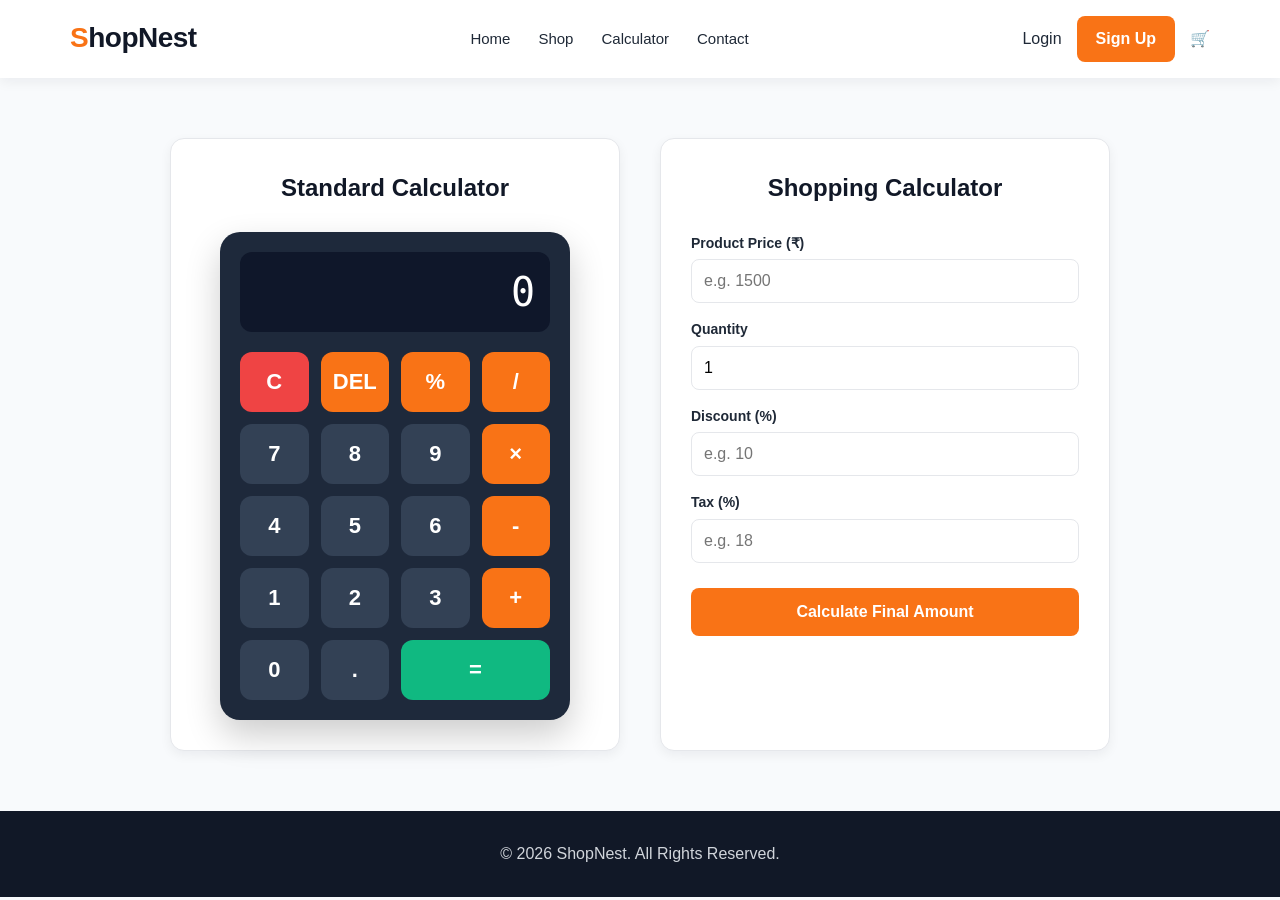
<file: calculator.html>
<!DOCTYPE html>
<html lang="en">
<head>
    <meta charset="UTF-8">
    <meta name="viewport" content="width=device-width, initial-scale=1.0">
    <meta name="description" content="ShopNest - Calculators">
    <title>Calculator - ShopNest</title>
    <link rel="stylesheet" href="css/style.css">
    <link rel="stylesheet" href="css/calculator.css">
</head>
<body>

    <!-- =========================
         HEADER
    ========================== -->
    <header>
        <nav>
            <a href="index.html" class="logo">ShopNest</a>
            <ul class="nav-links">
                <li><a href="index.html">Home</a></li>
                <li><a href="products.html">Shop</a></li>
                <li><a href="calculator.html">Calculator</a></li>
                <li><a href="contact.html">Contact</a></li>
            </ul>
            <div class="nav-actions">
                <a href="login.html">Login</a>
                <a href="signup.html" class="signup-btn">Sign Up</a>
                <a href="cart.html">🛒</a>
            </div>
        </nav>
    </header>

    <!-- =========================
         MAIN
    ========================== -->
    <main class="calculator-container">

        <!-- STANDARD CALCULATOR -->
        <section class="calc-section">
            <h2>Standard Calculator</h2>
            <div class="calc-body">
                <input type="text" id="calc-display" readonly value="0">
                <div class="calc-keys">
                    <!-- Data-action tells our JS what the button does -->
                    <button class="calc-btn clear" data-action="clear">C</button>
                    <button class="calc-btn operator" data-action="delete">DEL</button>
                    <button class="calc-btn operator" data-action="operator" data-val="%">%</button>
                    <button class="calc-btn operator" data-action="operator" data-val="/">/</button>
                    
                    <button class="calc-btn num" data-val="7">7</button>
                    <button class="calc-btn num" data-val="8">8</button>
                    <button class="calc-btn num" data-val="9">9</button>
                    <button class="calc-btn operator" data-action="operator" data-val="*">×</button>
                    
                    <button class="calc-btn num" data-val="4">4</button>
                    <button class="calc-btn num" data-val="5">5</button>
                    <button class="calc-btn num" data-val="6">6</button>
                    <button class="calc-btn operator" data-action="operator" data-val="-">-</button>
                    
                    <button class="calc-btn num" data-val="1">1</button>
                    <button class="calc-btn num" data-val="2">2</button>
                    <button class="calc-btn num" data-val="3">3</button>
                    <button class="calc-btn operator" data-action="operator" data-val="+">+</button>
                    
                    <button class="calc-btn num" data-val="0">0</button>
                    <button class="calc-btn num" data-val=".">.</button>
                    <button class="calc-btn equal" data-action="calculate">=</button>
                </div>
            </div>
        </section>

        <!-- SHOPPING CALCULATOR -->
        <section class="calc-section">
            <h2>Shopping Calculator</h2>
            <div class="shopping-calc-body">
                
                <div class="shop-form-group">
                    <label for="shop-price">Product Price (₹)</label>
                    <input type="number" id="shop-price" placeholder="e.g. 1500" min="0">
                    <span class="error-msg" id="err-price">Please enter a valid positive price.</span>
                </div>

                <div class="shop-form-group">
                    <label for="shop-qty">Quantity</label>
                    <input type="number" id="shop-qty" placeholder="e.g. 2" min="1" value="1">
                    <span class="error-msg" id="err-qty">Please enter a valid quantity (1 or more).</span>
                </div>

                <div class="shop-form-group">
                    <label for="shop-discount">Discount (%)</label>
                    <input type="number" id="shop-discount" placeholder="e.g. 10" min="0" max="100">
                    <span class="error-msg" id="err-discount">Discount must be between 0 and 100.</span>
                </div>

                <div class="shop-form-group">
                    <label for="shop-tax">Tax (%)</label>
                    <input type="number" id="shop-tax" placeholder="e.g. 18" min="0">
                    <span class="error-msg" id="err-tax">Tax percentage cannot be negative.</span>
                </div>

                <button class="shop-calc-btn" id="calculate-shopping-btn">Calculate Final Amount</button>

                <div class="shop-result" id="shopping-result-box">
                    <h3>Calculation Summary</h3>
                    <p><span>Subtotal:</span> <strong id="res-subtotal">₹0.00</strong></p>
                    <p><span>Discount:</span> <strong id="res-discount">- ₹0.00</strong></p>
                    <p><span>Tax:</span> <strong id="res-tax">+ ₹0.00</strong></p>
                    <p class="final-total"><span>Final Total:</span> <strong id="res-total">₹0.00</strong></p>
                </div>

            </div>
        </section>

    </main>

    <!-- =========================
         FOOTER
    ========================== -->
    <footer>
        <p>&copy; 2026 ShopNest. All Rights Reserved.</p>
    </footer>

    <!-- Load JavaScript Modules -->
    <script type="module" src="js/calculator.js"></script>

</body>
</html>
</file>
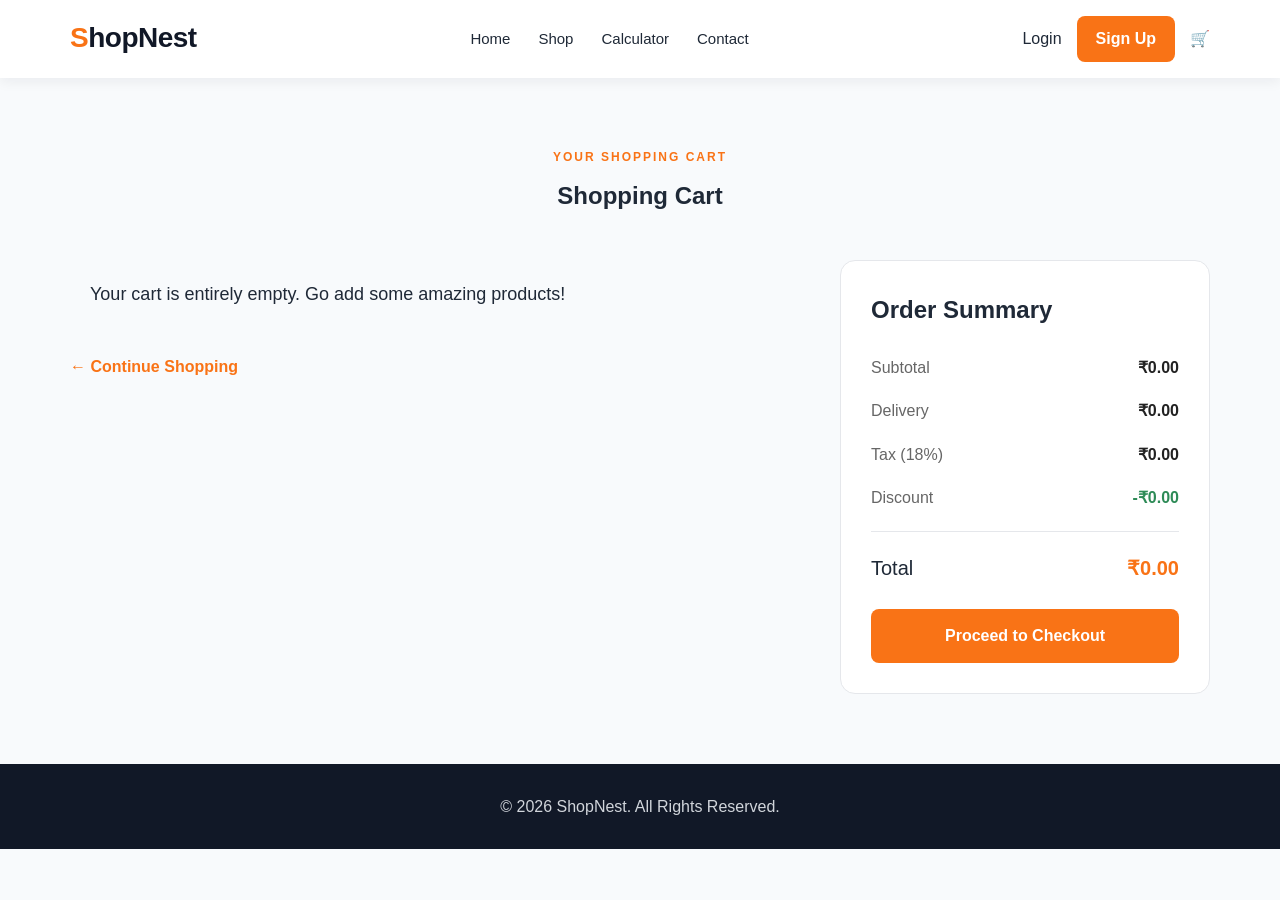
<file: cart.html>
<!DOCTYPE html>
<html lang="en">
<head>
    <meta charset="UTF-8">
    <meta name="viewport" content="width=device-width, initial-scale=1.0">
    <meta name="description" content="Your shopping cart - ShopNest">
    <title>Shopping Cart - ShopNest</title>
    <link rel="stylesheet" href="css/style.css">
</head>
<body>

    <!-- Header -->
    <header>
        <nav>
            <a href="index.html" class="logo">ShopNest</a>
            <ul class="nav-links">
                <li><a href="index.html">Home</a></li>
                <li><a href="products.html">Shop</a></li>
                <li><a href="calculator.html">Calculator</a></li>
                <li><a href="contact.html">Contact</a></li>
            </ul>
            <div class="nav-actions">
                <a href="login.html">Login</a>
                <a href="signup.html" class="signup-btn">Sign Up</a>
                <a href="cart.html" aria-label="Shopping Cart">🛒</a>
            </div>
        </nav>
    </header>

    <!-- Cart Main Section -->
    <main>
        <section class="cart-section">
            <div class="section-heading">
                <p>YOUR SHOPPING CART</p>
                <h1>Shopping Cart</h1>
            </div>

            <div class="cart-layout">
                
                <!-- Dynamic Cart Items Container -->
                <div class="cart-items" id="cart-items-container">
                    <!-- Items will be injected here by cart.js -->
                    
                    <a href="products.html" class="continue-shopping">
                        &larr; Continue Shopping
                    </a>
                </div>

                <!-- Order Summary -->
                <aside class="order-summary">
                    <h2>Order Summary</h2>

                    <div class="summary-row">
                        <span>Subtotal</span>
                        <strong id="summary-subtotal">₹0.00</strong>
                    </div>

                    <div class="summary-row">
                        <span>Delivery</span>
                        <strong id="summary-delivery">₹0.00</strong>
                    </div>
                    
                    <div class="summary-row">
                        <span>Tax (18%)</span>
                        <strong id="summary-tax">₹0.00</strong>
                    </div>

                    <div class="summary-row">
                        <span>Discount</span>
                        <strong class="discount" id="summary-discount">-₹0.00</strong>
                    </div>

                    <hr>

                    <div class="summary-total">
                        <span>Total</span>
                        <strong id="summary-total">₹0.00</strong>
                    </div>

                    <a href="checkout.html" class="checkout-btn">
                        Proceed to Checkout
                    </a>
                </aside>
            </div>
        </section>
    </main>

    <!-- Footer -->
    <footer>
        <p>&copy; 2026 ShopNest. All Rights Reserved.</p>
    </footer>

    <!-- Load Cart JavaScript Module -->
    <script type="module" src="js/cart.js"></script>
</body>
</html>
</file>
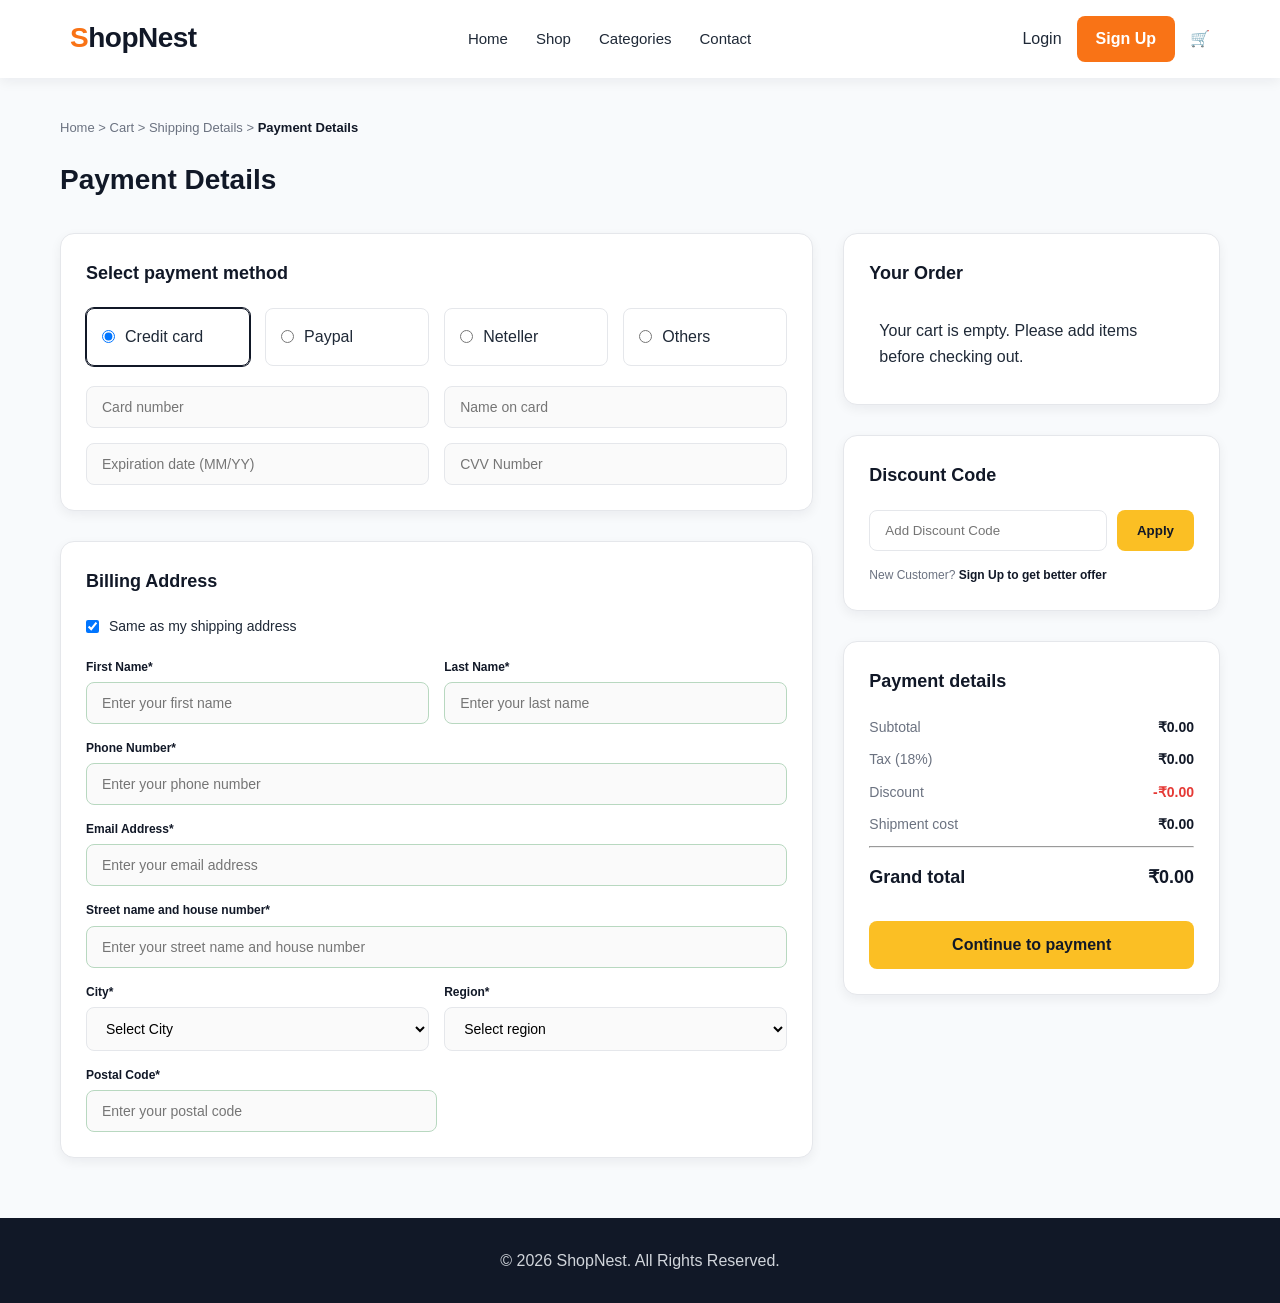
<file: checkout.html>
<!DOCTYPE html>
<html lang="en">
<head>
    <meta charset="UTF-8">
    <meta name="viewport" content="width=device-width, initial-scale=1.0">
    <title>Checkout - ShopNest</title>
    <link rel="stylesheet" href="css/style.css">
</head>
<body class="checkout-page">

    <!-- Header -->
    <header>
        <nav>
            <a href="index.html" class="logo">ShopNest</a>
            <ul class="nav-links">
                <li><a href="index.html">Home</a></li>
                <li><a href="products.html">Shop</a></li>
                <li><a href="calculator.html">Categories</a></li>
                <li><a href="contact.html">Contact</a></li>
            </ul>
            <div class="nav-actions">
                <a href="login.html">Login</a>
                <a href="signup.html" class="signup-btn">Sign Up</a>
                <a href="cart.html" aria-label="Shopping Cart">🛒</a>
            </div>
        </nav>
    </header>

    <main class="checkout-main">
        <div class="checkout-container">
            
            <div class="checkout-breadcrumbs">
                <span>Home</span> > <span>Cart</span> > <span>Shipping Details</span> > <strong>Payment Details</strong>
            </div>

            <h1 class="checkout-title">Payment Details</h1>

            <div class="checkout-layout">
                
                <!-- Left Column -->
                <div class="checkout-left">
                    
                    <section class="checkout-section">
                        <h2>Select payment method</h2>
                        <div class="payment-methods">
                            <label class="payment-option selected">
                                <input type="radio" name="payment_method" value="credit_card" checked>
                                <span>Credit card</span>
                            </label>
                            <label class="payment-option">
                                <input type="radio" name="payment_method" value="paypal">
                                <span>Paypal</span>
                            </label>
                            <label class="payment-option">
                                <input type="radio" name="payment_method" value="neteller">
                                <span>Neteller</span>
                            </label>
                            <label class="payment-option">
                                <input type="radio" name="payment_method" value="others">
                                <span>Others</span>
                            </label>
                        </div>

                        <div class="card-details-form">
                            <div class="form-row">
                                <input type="text" placeholder="Card number">
                                <input type="text" placeholder="Name on card">
                            </div>
                            <div class="form-row">
                                <input type="text" placeholder="Expiration date (MM/YY)">
                                <input type="text" placeholder="CVV Number">
                            </div>
                        </div>
                    </section>

                    <section class="checkout-section">
                        <h2>Billing Address</h2>
                        <label class="checkbox-label">
                            <input type="checkbox" checked>
                            Same as my shipping address
                        </label>

                        <div class="billing-form">
                            <div class="form-row">
                                <div class="form-group">
                                    <label>First Name*</label>
                                    <input type="text" placeholder="Enter your first name">
                                </div>
                                <div class="form-group">
                                    <label>Last Name*</label>
                                    <input type="text" placeholder="Enter your last name">
                                </div>
                            </div>

                            <div class="form-row">
                                <div class="form-group">
                                    <label>Phone Number*</label>
                                    <input type="tel" placeholder="Enter your phone number">
                                </div>
                            </div>
                            
                            <div class="form-row">
                                <div class="form-group">
                                    <label>Email Address*</label>
                                    <input type="email" placeholder="Enter your email address">
                                </div>
                            </div>

                            <div class="form-row">
                                <div class="form-group">
                                    <label>Street name and house number*</label>
                                    <input type="text" placeholder="Enter your street name and house number">
                                </div>
                            </div>

                            <div class="form-row three-cols">
                                <div class="form-group">
                                    <label>City*</label>
                                    <select>
                                        <option>Select City</option>
                                        <option>New York</option>
                                        <option>London</option>
                                        <option>Mumbai</option>
                                    </select>
                                </div>
                                <div class="form-group">
                                    <label>Region*</label>
                                    <select>
                                        <option>Select region</option>
                                        <option>NY</option>
                                        <option>ENG</option>
                                        <option>MH</option>
                                    </select>
                                </div>
                            </div>

                            <div class="form-row half-col">
                                <div class="form-group">
                                    <label>Postal Code*</label>
                                    <input type="text" placeholder="Enter your postal code">
                                </div>
                            </div>
                        </div>
                    </section>

                </div>

                <!-- Right Column -->
                <div class="checkout-right">
                    
                    <section class="checkout-order-summary">
                        <h2>Your Order</h2>
                        <div class="order-items" id="checkout-items">
                            <!-- Checkout items will be injected here by checkout.js -->
                        </div>
                    </section>

                    <section class="checkout-discount">
                        <h2>Discount Code</h2>
                        <div class="discount-input">
                            <input type="text" placeholder="Add Discount Code">
                            <button class="apply-btn">Apply</button>
                        </div>
                        <p class="new-customer-promo">New Customer? <a href="signup.html">Sign Up to get better offer</a></p>
                    </section>

                    <section class="checkout-totals">
                        <h2>Payment details</h2>
                        <div class="total-row">
                            <span>Subtotal</span>
                            <strong id="checkout-subtotal">₹0.00</strong>
                        </div>
                        <div class="total-row">
                            <span>Tax (18%)</span>
                            <strong id="checkout-tax">₹0.00</strong>
                        </div>
                        <div class="total-row">
                            <span>Discount</span>
                            <strong id="checkout-discount" style="color: #e53935;">-₹0.00</strong>
                        </div>
                        <div class="total-row">
                            <span>Shipment cost</span>
                            <strong id="checkout-delivery">₹0.00</strong>
                        </div>
                        <hr>
                        <div class="total-row grand-total">
                            <span>Grand total</span>
                            <strong id="checkout-total">₹0.00</strong>
                        </div>
                        <button class="checkout-submit-btn">Continue to payment</button>
                    </section>

                </div>

            </div>
        </div>
    </main>

    <!-- Footer -->
    <footer>
        <p>&copy; 2026 ShopNest. All Rights Reserved.</p>
    </footer>

    <!-- Load Checkout JavaScript Module -->
    <script type="module" src="js/checkout.js"></script>
</body>
</html>
</file>
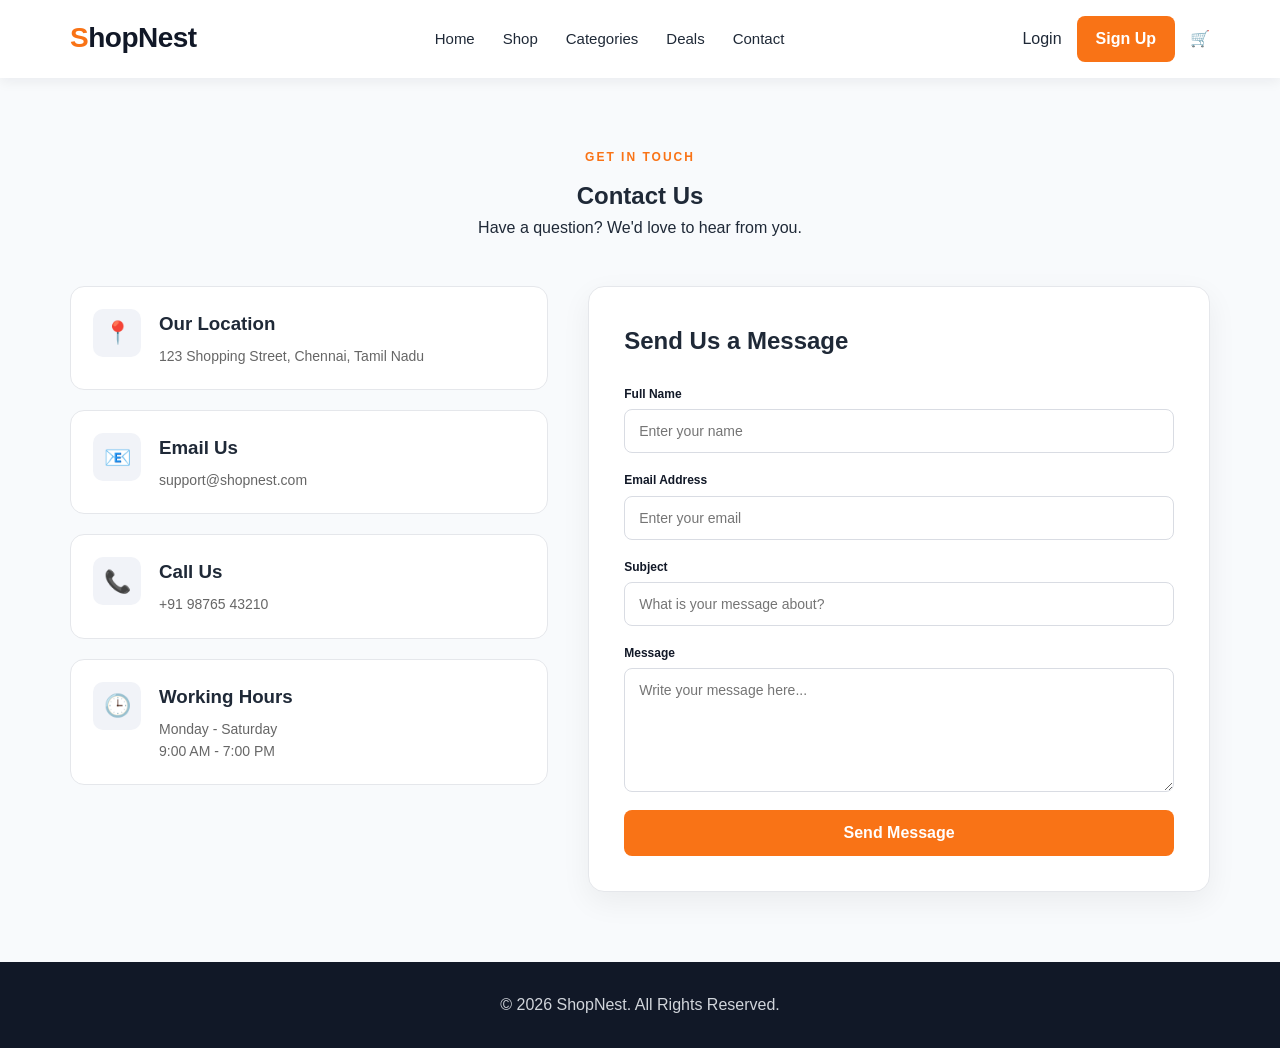
<file: contact.html>
<!DOCTYPE html>
<html lang="en">

<head>

    <meta charset="UTF-8">

    <meta name="viewport"
        content="width=device-width, initial-scale=1.0">

    <meta name="description"
        content="Contact ShopNest customer support">

    <title>Contact Us - ShopNest</title>

    <link rel="stylesheet" href="css/style.css">

</head>

<body>


    <!-- =========================
         HEADER
    ========================== -->

    <header>

        <nav>

            <a href="index.html" class="logo">
                ShopNest
            </a>


            <ul class="nav-links">

                <li>
                    <a href="index.html">
                        Home
                    </a>
                </li>

                <li>
                    <a href="products.html">
                        Shop
                    </a>
                </li>

                <li>
                    <a href="products.html">
                        Categories
                    </a>
                </li>

                <li>
                    <a href="products.html">
                        Deals
                    </a>
                </li>

                <li>
                    <a href="contact.html">
                        Contact
                    </a>
                </li>

            </ul>


            <div class="nav-actions">

                <a href="login.html">
                    Login
                </a>

                <a href="signup.html"
                    class="signup-btn">
                    Sign Up
                </a>

                <a href="cart.html"
                    aria-label="Shopping Cart">
                    🛒
                </a>

            </div>

        </nav>

    </header>



    <!-- =========================
         CONTACT MAIN
    ========================== -->

    <main>

        <section class="contact-section">


            <!-- Heading -->

            <div class="section-heading">

                <p>
                    GET IN TOUCH
                </p>

                <h1>
                    Contact Us
                </h1>

                <span>
                    Have a question?
                    We'd love to hear from you.
                </span>

            </div>



            <div class="contact-layout">


                <!-- =========================
                     CONTACT INFORMATION
                ========================== -->

                <div class="contact-info">


                    <div class="contact-card">

                        <div class="contact-icon">
                            📍
                        </div>

                        <div>

                            <h3>
                                Our Location
                            </h3>

                            <p>
                                123 Shopping Street,
                                Chennai, Tamil Nadu
                            </p>

                        </div>

                    </div>



                    <div class="contact-card">

                        <div class="contact-icon">
                            📧
                        </div>

                        <div>

                            <h3>
                                Email Us
                            </h3>

                            <p>
                                support@shopnest.com
                            </p>

                        </div>

                    </div>



                    <div class="contact-card">

                        <div class="contact-icon">
                            📞
                        </div>

                        <div>

                            <h3>
                                Call Us
                            </h3>

                            <p>
                                +91 98765 43210
                            </p>

                        </div>

                    </div>



                    <div class="contact-card">

                        <div class="contact-icon">
                            🕒
                        </div>

                        <div>

                            <h3>
                                Working Hours
                            </h3>

                            <p>
                                Monday - Saturday
                                <br>
                                9:00 AM - 7:00 PM
                            </p>

                        </div>

                    </div>

                </div>



                <!-- =========================
                     CONTACT FORM
                ========================== -->

                <div class="contact-form-container">

                    <h2>
                        Send Us a Message
                    </h2>


                    <form class="contact-form">


                        <!-- Name -->

                        <div class="form-group">

                            <label for="contact-name">
                                Full Name
                            </label>

                            <input
                                type="text"
                                id="contact-name"
                                name="name"
                                placeholder="Enter your name"
                                required>

                        </div>



                        <!-- Email -->

                        <div class="form-group">

                            <label for="contact-email">
                                Email Address
                            </label>

                            <input
                                type="email"
                                id="contact-email"
                                name="email"
                                placeholder="Enter your email"
                                required>

                        </div>



                        <!-- Subject -->

                        <div class="form-group">

                            <label for="subject">
                                Subject
                            </label>

                            <input
                                type="text"
                                id="subject"
                                name="subject"
                                placeholder="What is your message about?"
                                required>

                        </div>



                        <!-- Message -->

                        <div class="form-group">

                            <label for="message">
                                Message
                            </label>

                            <textarea
                                id="message"
                                name="message"
                                rows="6"
                                placeholder="Write your message here..."
                                required></textarea>

                        </div>



                        <!-- Submit -->

                        <button
                            type="submit"
                            class="contact-submit">

                            Send Message

                        </button>

                    </form>

                </div>

            </div>

        </section>

    </main>



    <!-- =========================
         FOOTER
    ========================== -->

    <footer>

        <p>
            &copy; 2026 ShopNest.
            All Rights Reserved.
        </p>

    </footer>


</body>

</html>
</file>
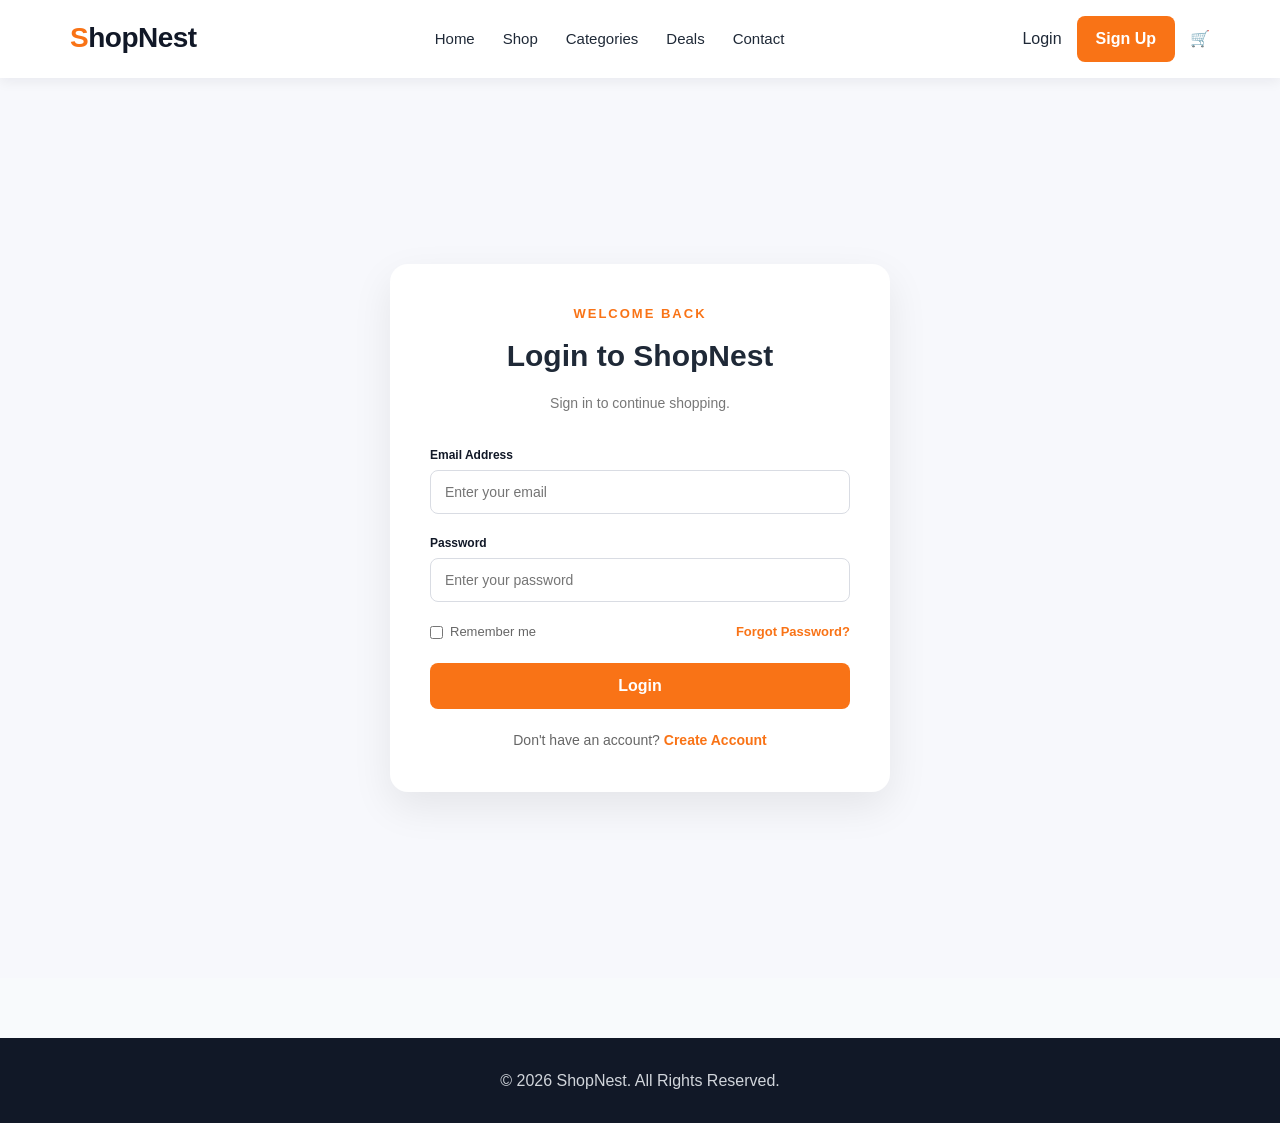
<file: login.html>
<!DOCTYPE html>
<html lang="en">

<head>
    <meta charset="UTF-8">

    <meta name="viewport"
        content="width=device-width, initial-scale=1.0">

    <meta name="description"
        content="Login to your ShopNest account">

    <title>Login - ShopNest</title>

    <link rel="stylesheet" href="css/style.css">
</head>

<body>

    <!-- Header -->
    <header>

        <nav>

            <a href="index.html" class="logo">
                ShopNest
            </a>

            <ul class="nav-links">

                <li>
                    <a href="index.html">Home</a>
                </li>

                <li>
                    <a href="products.html">Shop</a>
                </li>

                <li>
                    <a href="products.html">Categories</a>
                </li>

                <li>
                    <a href="products.html">Deals</a>
                </li>

                <li>
                    <a href="contact.html">Contact</a>
                </li>

            </ul>

            <div class="nav-actions">

                <a href="login.html">
                    Login
                </a>

                <a href="signup.html" class="signup-btn">
                    Sign Up
                </a>

                <a href="cart.html">
                    🛒
                </a>

            </div>

        </nav>

    </header>


    <!-- Login Section -->
    <main>

        <section class="login-section">

            <div class="login-container">

                <div class="login-heading">

                    <p>
                        WELCOME BACK
                    </p>

                    <h1>
                        Login to ShopNest
                    </h1>

                    <span>
                        Sign in to continue shopping.
                    </span>

                </div>


                <!-- Login Form -->

                <form class="login-form">


                    <!-- Email -->

                    <div class="form-group">

                        <label for="login-email">
                            Email Address
                        </label>

                        <input
                            type="email"
                            id="login-email"
                            name="email"
                            placeholder="Enter your email"
                            required>

                    </div>


                    <!-- Password -->

                    <div class="form-group">

                        <label for="login-password">
                            Password
                        </label>

                        <input
                            type="password"
                            id="login-password"
                            name="password"
                            placeholder="Enter your password"
                            minlength="6"
                            required>

                    </div>


                    <!-- Remember & Forgot -->

                    <div class="login-options">

                        <label>

                            <input
                                type="checkbox"
                                name="remember">

                            Remember me

                        </label>

                        <a href="#">
                            Forgot Password?
                        </a>

                    </div>


                    <!-- Login Button -->

                    <button
                        type="submit"
                        class="login-submit">

                        Login

                    </button>


                    <!-- Sign Up Link -->

                    <p class="signup-link">

                        Don't have an account?

                        <a href="signup.html">
                            Create Account
                        </a>

                    </p>

                </form>

            </div>

        </section>

    </main>


    <!-- Footer -->

    <footer>

        <p>
            &copy; 2026 ShopNest.
            All Rights Reserved.
        </p>

    </footer>

</body>

</html>
</file>
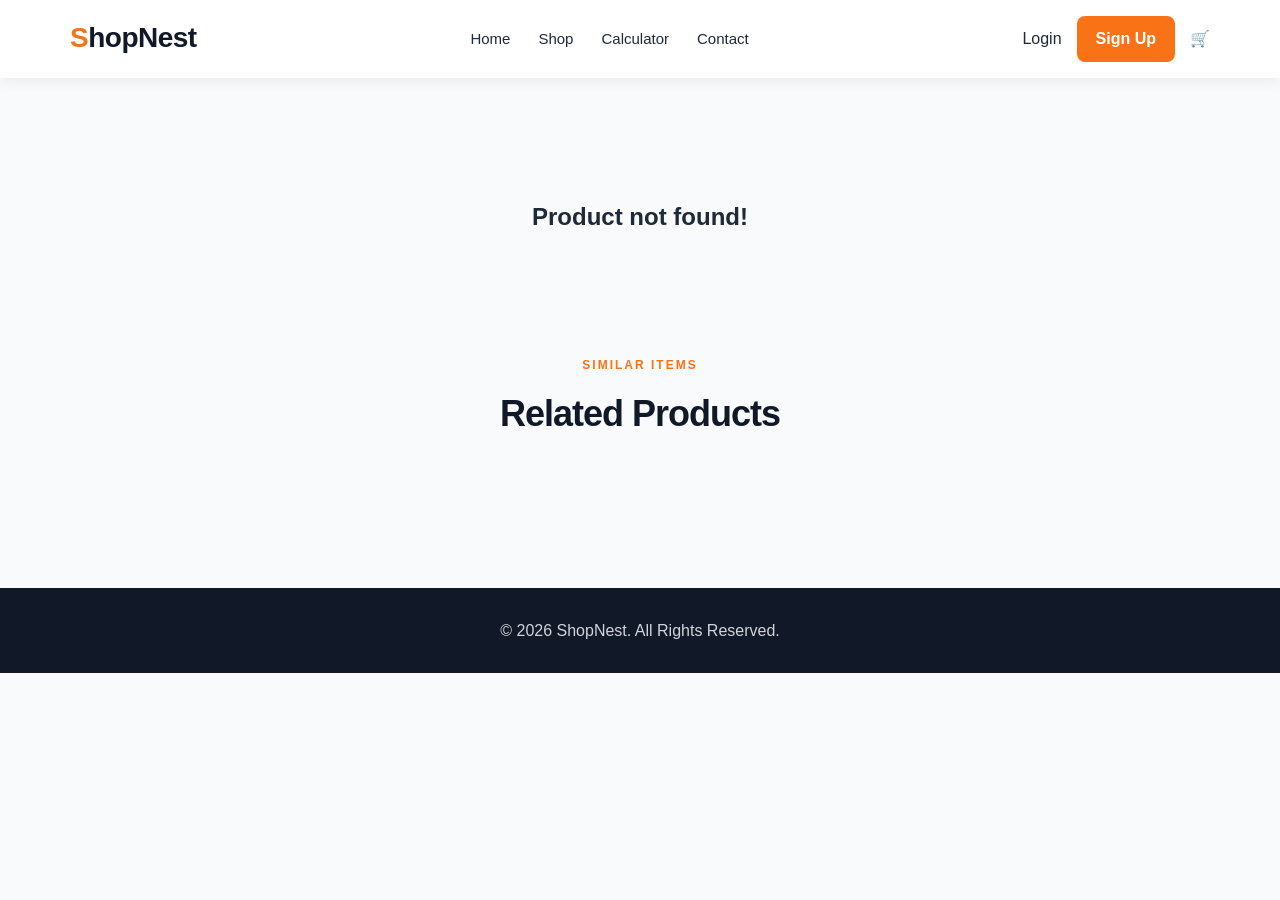
<file: product-details.html>
<!DOCTYPE html>
<html lang="en">
<head>
    <meta charset="UTF-8">
    <meta name="viewport" content="width=device-width, initial-scale=1.0">
    <meta name="description" content="ShopNest - Product details">
    <!-- Title will be updated dynamically -->
    <title id="page-title">Product Details - ShopNest</title>
    <link rel="stylesheet" href="css/style.css">
</head>
<body>

    <!-- =========================
         HEADER
    ========================== -->
    <header>
        <nav>
            <a href="index.html" class="logo">ShopNest</a>
            <ul class="nav-links">
                <li><a href="index.html">Home</a></li>
                <li><a href="products.html">Shop</a></li>
                <li><a href="calculator.html">Calculator</a></li>
                <li><a href="contact.html">Contact</a></li>
            </ul>
            <div class="nav-actions">
                <a href="login.html">Login</a>
                <a href="signup.html" class="signup-btn">Sign Up</a>
                <a href="cart.html">🛒</a>
            </div>
        </nav>
    </header>

    <!-- =========================
         PRODUCT DETAILS
    ========================== -->
    <main>
        <section class="product-details-section" id="product-detail-container">
            <!-- Details will be injected here by JS -->
            <p style="text-align:center; padding: 50px;">Loading product...</p>
        </section>

        <!-- =========================
             RELATED PRODUCTS
        ========================== -->
        <section class="products-section" style="margin-top: 50px;">
            <div class="section-heading">
                <p>SIMILAR ITEMS</p>
                <h2>Related Products</h2>
            </div>
            
            <!-- Grid for related products -->
            <div class="product-grid" id="related-products-grid">
                <!-- Related products will be injected here by JS -->
            </div>
        </section>
    </main>

    <!-- =========================
         FOOTER
    ========================== -->
    <footer>
        <p>&copy; 2026 ShopNest. All Rights Reserved.</p>
    </footer>

    <!-- Load Product Details JavaScript Module -->
    <script type="module" src="js/product-details.js"></script>

</body>
</html>
</file>
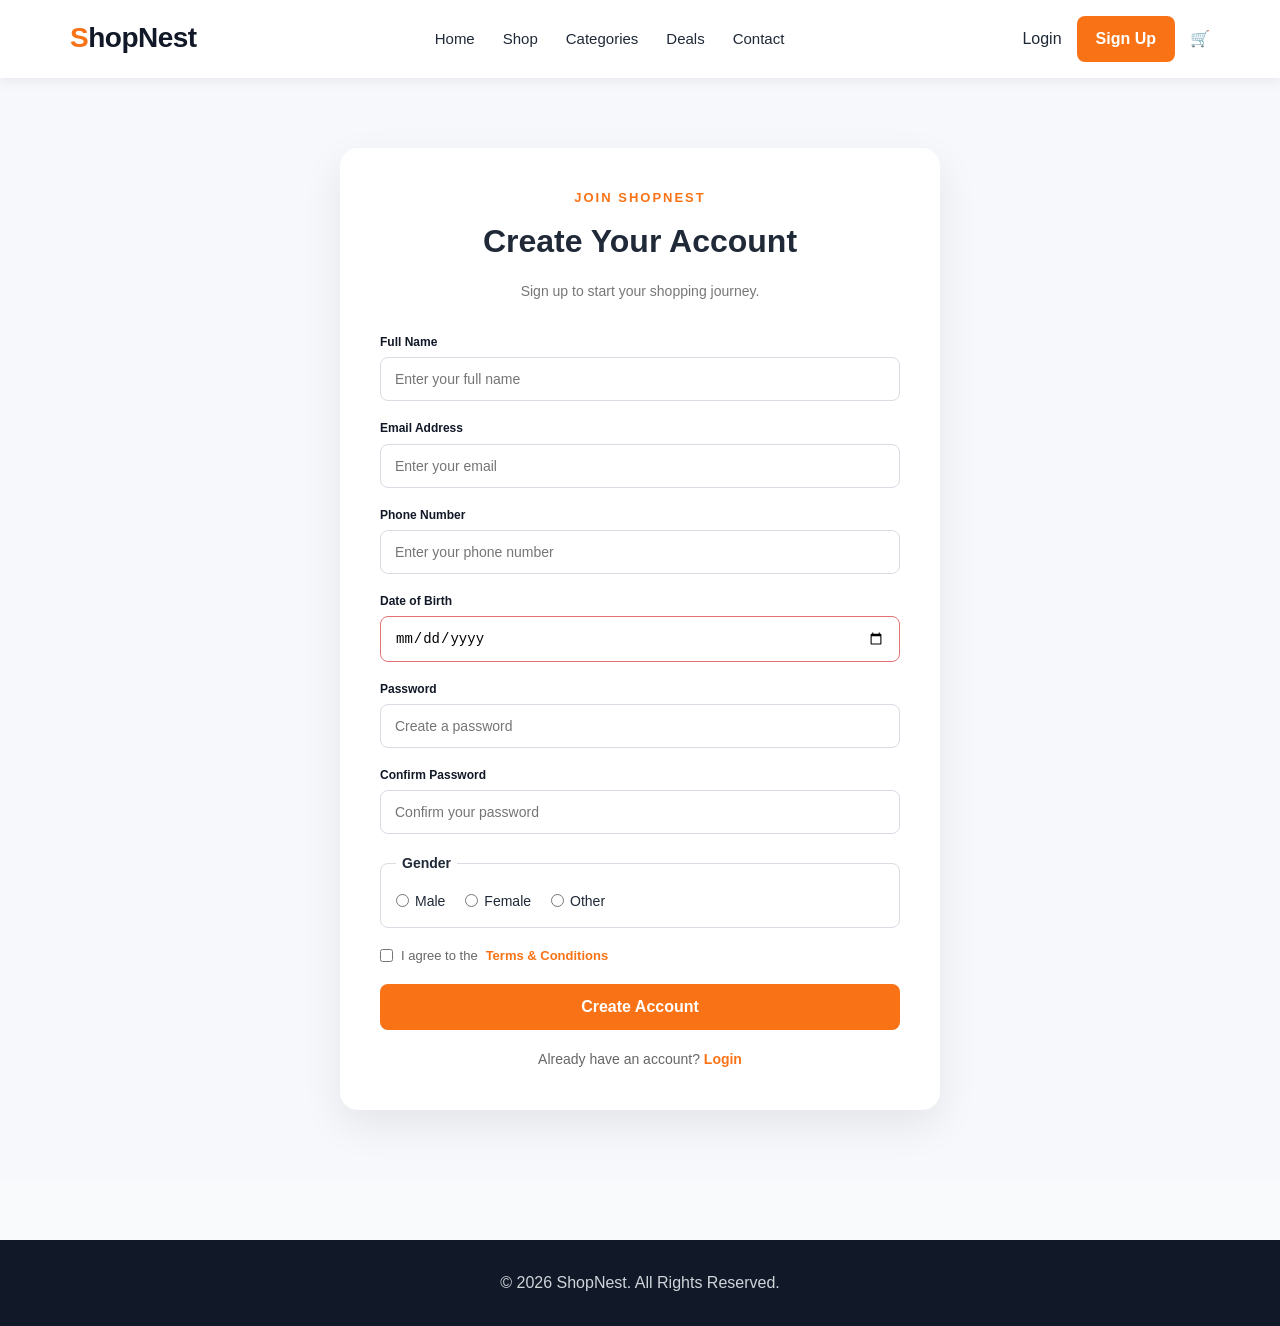
<file: signup.html>
<!DOCTYPE html>
<html lang="en">

<head>
    <meta charset="UTF-8">

    <meta name="viewport"
        content="width=device-width, initial-scale=1.0">

    <meta name="description"
        content="Create your ShopNest account">

    <title>Sign Up - ShopNest</title>

    <link rel="stylesheet" href="css/style.css">
</head>

<body>

    <!-- Header -->
    <header>

        <nav>

            <a href="index.html" class="logo">
                ShopNest
            </a>

            <ul class="nav-links">

                <li>
                    <a href="index.html">
                        Home
                    </a>
                </li>

                <li>
                    <a href="products.html">
                        Shop
                    </a>
                </li>

                <li>
                    <a href="products.html">
                        Categories
                    </a>
                </li>

                <li>
                    <a href="products.html">
                        Deals
                    </a>
                </li>

                <li>
                    <a href="contact.html">
                        Contact
                    </a>
                </li>

            </ul>

            <div class="nav-actions">

                <a href="login.html">
                    Login
                </a>

                <a href="signup.html"
                    class="signup-btn">
                    Sign Up
                </a>

                <a href="cart.html">
                    🛒
                </a>

            </div>

        </nav>

    </header>


    <!-- Sign Up Section -->
    <main>

        <section class="signup-section">

            <div class="signup-container">

                <div class="signup-heading">

                    <p>
                        JOIN SHOPNEST
                    </p>

                    <h1>
                        Create Your Account
                    </h1>

                    <span>
                        Sign up to start your shopping journey.
                    </span>

                </div>


                <!-- Sign Up Form -->

                <form class="signup-form">


                    <!-- Full Name -->

                    <div class="form-group">

                        <label for="fullname">
                            Full Name
                        </label>

                        <input
                            type="text"
                            id="fullname"
                            name="fullname"
                            placeholder="Enter your full name"
                            required>

                    </div>


                    <!-- Email -->

                    <div class="form-group">

                        <label for="email">
                            Email Address
                        </label>

                        <input
                            type="email"
                            id="email"
                            name="email"
                            placeholder="Enter your email"
                            required>

                    </div>


                    <!-- Phone -->

                    <div class="form-group">

                        <label for="phone">
                            Phone Number
                        </label>

                        <input
                            type="tel"
                            id="phone"
                            name="phone"
                            placeholder="Enter your phone number"
                            pattern="[0-9]{10}"
                            maxlength="10"
                            required>

                    </div>


                    <!-- Date of Birth -->

                    <div class="form-group">

                        <label for="dob">
                            Date of Birth
                        </label>

                        <input
                            type="date"
                            id="dob"
                            name="dob"
                            required>

                    </div>


                    <!-- Password -->

                    <div class="form-group">

                        <label for="password">
                            Password
                        </label>

                        <input
                            type="password"
                            id="password"
                            name="password"
                            placeholder="Create a password"
                            minlength="6"
                            required>

                    </div>


                    <!-- Confirm Password -->

                    <div class="form-group">

                        <label for="confirm-password">
                            Confirm Password
                        </label>

                        <input
                            type="password"
                            id="confirm-password"
                            name="confirm-password"
                            placeholder="Confirm your password"
                            minlength="6"
                            required>

                    </div>


                    <!-- Gender -->

                    <fieldset class="gender-group">

                        <legend>
                            Gender
                        </legend>

                        <label>
                            <input
                                type="radio"
                                name="gender"
                                value="male">

                            Male
                        </label>

                        <label>
                            <input
                                type="radio"
                                name="gender"
                                value="female">

                            Female
                        </label>

                        <label>
                            <input
                                type="radio"
                                name="gender"
                                value="other">

                            Other
                        </label>

                    </fieldset>


                    <!-- Terms -->

                    <div class="terms-group">

                        <label>

                            <input
                                type="checkbox"
                                required>

                            I agree to the
                            <a href="#">
                                Terms & Conditions
                            </a>

                        </label>

                    </div>


                    <!-- Submit -->

                    <button
                        type="submit"
                        class="signup-submit">

                        Create Account

                    </button>


                    <!-- Login Link -->

                    <p class="login-link">

                        Already have an account?

                        <a href="login.html">
                            Login
                        </a>

                    </p>

                </form>

            </div>

        </section>

    </main>


    <!-- Footer -->

    <footer>

        <p>
            &copy; 2026 ShopNest.
            All Rights Reserved.
        </p>

    </footer>

</body>

</html>
</file>
<file: css/style.css>
/* =========================
   CSS RESET
========================= */

* {
    margin: 0;
    padding: 0;
    box-sizing: border-box;
}

body {
    font-family: Arial, sans-serif;
    background-color: var(--light-bg);
    color: var(--text-color);
    line-height: 1.6;
}
/* =========================
   CSS VARIABLES
========================= */
:root {
    --primary-color: #f97316;
    --secondary-color: #ea580c;

    --dark-color: #111827;
    --text-color: #1f2937;
    --muted-text: #6b7280;

    --white: #ffffff;
    --light-bg: #f8fafc;
    --border-color: #e5e7eb;

    --shadow-sm: 0 4px 12px rgba(17, 24, 39, 0.06);
    --shadow-md: 0 10px 30px rgba(17, 24, 39, 0.10);
    --shadow-lg: 0 18px 45px rgba(17, 24, 39, 0.14);

    --radius-sm: 8px;
    --radius-md: 14px;
    --radius-lg: 20px;
}
/* =========================
   NAVBAR
========================= */

header {
    background-color: rgba(255, 255, 255, 0.96);
    box-shadow: var(--shadow-sm);
    position: sticky;
    top: 0;
    z-index: 1000;
    backdrop-filter: blur(10px);
}

nav {
    max-width: 1200px;
    margin: auto;
    padding: 16px 30px;

    display: flex;
    align-items: center;
    justify-content: space-between;
    gap: 30px;
}

.logo {
    color: var(--dark-color);
    font-size: 28px;
    font-weight: 800;
    text-decoration: none;
    letter-spacing: -0.5px;
}

.logo::first-letter {
    color: var(--primary-color);
}

.nav-links {
    display: flex;
    list-style: none;
    gap: 28px;
}

.nav-links a {
    color: var(--text-color);
    text-decoration: none;
    font-size: 15px;
    font-weight: 500;
    transition: 0.3s;
}

.nav-links a:hover {
    color: var(--primary-color);
}

.nav-actions {
    display: flex;
    align-items: center;
    gap: 15px;
}

.nav-actions a {
    text-decoration: none;
    color: var(--text-color);
    font-weight: 500;
}

.signup-btn {
    background-color: var(--primary-color);
    color: var(--white) !important;
    padding: 10px 19px;
    border-radius: var(--radius-sm);
    font-weight: 600 !important;
    transition: 0.3s;
}

.signup-btn:hover {
    background-color: var(--secondary-color);
    transform: translateY(-2px);
    box-shadow: var(--shadow-sm);
}

/* =========================
   FOOTER
========================= */

footer {
    margin-top: 60px;
    text-align: center;
    padding: 30px;
    background-color: var(--dark-color);
    color: #d1d5db;
}
/* =========================
   HERO SECTION
========================= */

.hero {
    max-width: 1200px;
    margin: 35px auto 80px;
    padding: 75px 65px;

    display: flex;
    align-items: center;
    justify-content: space-between;
    gap: 60px;

    background:
        radial-gradient(circle at 85% 20%, rgba(249, 115, 22, 0.15), transparent 35%),
        linear-gradient(135deg, #fff7ed, #ffffff);

    border: 1px solid #fed7aa;
    border-radius: 24px;

    overflow: hidden;
    position: relative;
}

.hero-content {
    flex: 1;
    position: relative;
    z-index: 2;
}

.hero-subtitle {
    display: inline-block;

    color: var(--primary-color);
    background-color: #ffedd5;

    padding: 7px 13px;
    border-radius: 30px;

    font-size: 12px;
    font-weight: 700;
    letter-spacing: 1.5px;

    margin-bottom: 18px;
}

.hero h1 {
    max-width: 650px;

    color: var(--dark-color);

    font-size: clamp(40px, 5vw, 64px);
    line-height: 1.08;
    letter-spacing: -2px;

    margin-bottom: 22px;
}

.hero-text {
    max-width: 560px;

    color: var(--muted-text);

    font-size: 17px;
    line-height: 1.8;

    margin-bottom: 32px;
}

.hero-buttons {
    display: flex;
    gap: 14px;
    flex-wrap: wrap;
}

.primary-btn,
.secondary-btn {
    display: inline-block;

    padding: 14px 25px;

    border-radius: 10px;

    text-decoration: none;
    font-weight: 600;

    transition: all 0.3s ease;
}

.primary-btn {
    background-color: var(--primary-color);
    color: var(--white);

    box-shadow: 0 8px 20px rgba(249, 115, 22, 0.25);
}

.primary-btn:hover {
    background-color: var(--secondary-color);
    transform: translateY(-3px);
    box-shadow: 0 12px 25px rgba(249, 115, 22, 0.3);
}

.secondary-btn {
    background-color: var(--white);

    border: 1px solid #d1d5db;
    color: var(--dark-color);
}

.secondary-btn:hover {
    border-color: var(--primary-color);
    color: var(--primary-color);
    transform: translateY(-3px);
}

.hero-image {
    flex: 1;
    display: flex;
    justify-content: center;

    position: relative;
    z-index: 2;
}

.hero-image img {
    width: 100%;
    max-width: 500px;

    display: block;

    border-radius: 20px;

    box-shadow: var(--shadow-lg);

    transition: transform 0.5s ease;
}

.hero-image img:hover {
    transform: scale(1.03);
}
/* =========================
   CATEGORIES SECTION
========================= */

.categories-section {
    max-width: 1200px;
    margin: 90px auto;
    padding: 0 30px;
}

.section-heading {
    text-align: center;
    margin-bottom: 45px;
}

.section-heading p {
    color: var(--primary-color);
    font-size: 12px;
    font-weight: 700;
    letter-spacing: 2px;
    text-transform: uppercase;
    margin-bottom: 10px;
}

.section-heading h2 {
    color: var(--dark-color);
    font-size: 36px;
    letter-spacing: -1px;
}

/* CSS GRID */
.category-grid {
    display: grid;
    grid-template-columns: repeat(3, 1fr);
    gap: 24px;
}

.category-card {
    position: relative;

    padding: 35px 25px;

    text-align: center;

    background:
        linear-gradient(145deg, #ffffff, #f9fafb);

    border: 1px solid var(--border-color);
    border-radius: var(--radius-md);

    text-decoration: none;
    color: var(--text-color);

    overflow: hidden;

    transition: all 0.35s ease;
}

.category-card::before {
    content: "";

    position: absolute;
    width: 100px;
    height: 100px;

    top: -45px;
    right: -45px;

    background: rgba(249, 115, 22, 0.08);

    border-radius: 50%;

    transition: 0.4s;
}

.category-card:hover {
    transform: translateY(-8px);

    border-color: #fed7aa;

    box-shadow: var(--shadow-md);
}

.category-card:hover::before {
    transform: scale(2);
}

.category-icon {
    position: relative;
    z-index: 1;

    width: 70px;
    height: 70px;

    margin: 0 auto 20px;

    display: flex;
    align-items: center;
    justify-content: center;

    background-color: #fff7ed;

    border-radius: 18px;

    font-size: 34px;

    transition: all 0.35s ease;
}

.category-card:hover .category-icon {
    background-color: var(--primary-color);

    transform: translateY(-4px) rotate(-3deg);
}

.category-card h3 {
    position: relative;
    z-index: 1;

    color: var(--dark-color);

    font-size: 19px;

    margin-bottom: 8px;
}

.category-card p {
    position: relative;
    z-index: 1;

    color: var(--muted-text);

    font-size: 14px;
    line-height: 1.6;
}
/* =========================
   FEATURED PRODUCTS
========================= */

.products-section {
    max-width: 1200px;
    margin: 90px auto;
    padding: 0 30px;
}

.product-grid {
    display: grid;
    grid-template-columns: repeat(4, minmax(0, 1fr));
    gap: 24px;
    align-items: stretch;
}

.product-card {
    display: flex;
    flex-direction: column;

    background: var(--white);
    border: 1px solid var(--border-color);
    border-radius: var(--radius-md);

    overflow: hidden;

    box-shadow: var(--shadow-sm);

    transition: transform 0.3s ease,
                box-shadow 0.3s ease;
}

.product-card:hover {
    transform: translateY(-7px);
    box-shadow: var(--shadow-md);
}


/* Product Image */

.product-image {
    position: relative;
    width: 100%;
    height: 250px;

    background: #f3f4f6;

    overflow: hidden;
}

.product-image img {
    width: 100%;
    height: 100%;

    display: block;

    object-fit: cover;

    transition: transform 0.4s ease;
}

.product-card:hover .product-image img {
    transform: scale(1.06);
}


/* Badge */

.product-badge {
    position: absolute;
    top: 14px;
    left: 14px;

    z-index: 2;

    padding: 6px 11px;

    background: var(--primary-color);
    color: var(--white);

    border-radius: 6px;

    font-size: 11px;
    font-weight: 700;
}


/* Product Information */

.product-info {
    display: flex;
    flex-direction: column;

    flex: 1;

    padding: 20px;
}

.product-category {
    color: var(--primary-color);

    font-size: 13px;
    font-weight: 600;

    margin-bottom: 6px;
}

.product-info h3 {
    color: var(--dark-color);

    font-size: 18px;

    margin-bottom: 10px;

    min-height: 27px;
}


/* Rating */

.rating {
    font-size: 13px;

    margin-bottom: 14px;
}

.rating span {
    color: var(--muted-text);
}


/* Price */

.price {
    display: flex;
    align-items: center;
    gap: 10px;

    margin-bottom: 18px;
}

.price strong {
    color: var(--dark-color);
    font-size: 20px;
}

.price del {
    color: #9ca3af;
    font-size: 13px;
}


/* Product Button */

.product-btn {
    display: block;

    width: 100%;

    margin-top: auto;

    padding: 11px 15px;

    text-align: center;

    background: var(--primary-color);
    color: var(--white);

    border-radius: 8px;

    text-decoration: none;

    font-size: 14px;
    font-weight: 600;

    transition: 0.3s ease;
}

.product-btn:hover {
    background: var(--secondary-color);
}


/* View All */

.view-all {
    text-align: center;
    margin-top: 40px;
}


/* =========================
   PRODUCTS RESPONSIVE
========================= */

@media (max-width: 1000px) {

    .product-grid {
        grid-template-columns: repeat(2, 1fr);
    }

}


@media (max-width: 600px) {

    .products-section {
        padding: 0 15px;
        margin: 60px auto;
    }

    .product-grid {
        grid-template-columns: 1fr;
    }

    .product-image {
        height: 260px;
    }

}
/* =========================
   RESPONSIVE DESIGN
========================= */

@media (max-width: 900px) {

    .hero {
        padding: 55px 35px;
        gap: 35px;
    }

    .hero h1 {
        font-size: 44px;
    }

    .category-grid {
        grid-template-columns: repeat(2, 1fr);
    }

    .product-grid {
        grid-template-columns: repeat(2, 1fr);
    }

}

@media (max-width: 768px) {

    nav {
        padding: 15px 20px;
    }

    .nav-links {
        gap: 15px;
    }

    .hero {
        flex-direction: column;
        align-items: flex-start;
    }

    .hero-content,
    .hero-image {
        width: 100%;
    }

}

@media (max-width: 600px) {

    .nav-links {
        display: none;
    }

    .hero {
        margin: 20px 15px 60px;
        padding: 40px 25px;
        border-radius: 20px;
    }

    .hero h1 {
        font-size: 38px;
        letter-spacing: -1px;
    }

    .hero-text {
        font-size: 15px;
    }

    .hero-image img {
        max-width: 100%;
    }

    .category-grid {
        grid-template-columns: 1fr;
    }

    .product-grid {
        grid-template-columns: 1fr;
    }

    .product-image img {
        height: 250px;
    }

}
/* =========================
   SIGN UP PAGE
========================= */

.signup-section {
    min-height: 100vh;
    padding: 70px 20px;
    background-color: #f7f8fc;

    display: flex;
    justify-content: center;
    align-items: center;
}

.signup-container {
    width: 100%;
    max-width: 600px;

    background-color: white;
    padding: 40px;

    border-radius: 18px;

    box-shadow: 0 15px 40px rgba(0, 0, 0, 0.08);
}

.signup-heading {
    text-align: center;
    margin-bottom: 30px;
}

.signup-heading p {
    color: var(--primary-color);
    font-size: 13px;
    font-weight: bold;
    letter-spacing: 2px;
    margin-bottom: 8px;
}

.signup-heading h1 {
    font-size: 32px;
    margin-bottom: 10px;
}

.signup-heading span {
    color: #777;
    font-size: 14px;
}


/* Form */

.signup-form {
    display: flex;
    flex-direction: column;
    gap: 18px;
}

.form-group {
    display: flex;
    flex-direction: column;
    gap: 7px;
}

.form-group label {
    font-size: 14px;
    font-weight: 600;
}

.form-group input {
    width: 100%;
    padding: 13px 14px;

    border: 1px solid #d9dce3;
    border-radius: 8px;

    font-size: 14px;
    outline: none;

    transition: 0.3s;
}

.form-group input:focus {
    border-color: var(--primary-color);

    box-shadow: 0 0 0 3px rgba(0, 0, 0, 0.06);
}


/* Valid & Invalid */

.form-group input:valid {
    border-color: #b8d8c0;
}

.form-group input:invalid:not(:placeholder-shown) {
    border-color: #e57373;
}


/* Gender */

.gender-group {
    border: 1px solid #d9dce3;
    border-radius: 8px;
    padding: 15px;

    display: flex;
    gap: 20px;
    flex-wrap: wrap;
}

.gender-group legend {
    padding: 0 6px;
    font-size: 14px;
    font-weight: 600;
}

.gender-group label {
    font-size: 14px;
    display: flex;
    align-items: center;
    gap: 6px;
}

.gender-group input {
    accent-color: var(--primary-color);
}


/* Terms */

.terms-group {
    font-size: 13px;
    color: #666;
}

.terms-group label {
    display: flex;
    align-items: flex-start;
    gap: 8px;
    line-height: 1.5;
}

.terms-group input {
    margin-top: 3px;
    accent-color: var(--primary-color);
}

.terms-group a {
    color: var(--primary-color);
    font-weight: 600;
    text-decoration: none;
}


/* Submit Button */

.signup-submit {
    width: 100%;
    padding: 14px;

    border: none;
    border-radius: 8px;

    background-color: var(--primary-color);
    color: white;

    font-size: 16px;
    font-weight: 600;

    cursor: pointer;

    transition: 0.3s;
}

.signup-submit:hover {
    background-color: var(--secondary-color);
    transform: translateY(-2px);
}


/* Login Link */

.login-link {
    text-align: center;
    font-size: 14px;
    color: #666;
}

.login-link a {
    color: var(--primary-color);
    font-weight: bold;
    text-decoration: none;
}

.login-link a:hover {
    text-decoration: underline;
}


/* =========================
   SIGN UP RESPONSIVE
========================= */

@media (max-width: 600px) {

    .signup-section {
        padding: 40px 15px;
    }

    .signup-container {
        padding: 25px 20px;
    }

    .signup-heading h1 {
        font-size: 26px;
    }

    .gender-group {
        flex-direction: column;
        gap: 12px;
    }

}
/* =========================
   LOGIN PAGE
========================= */

.login-section {
    min-height: 100vh;
    padding: 70px 20px;

    background-color: #f7f8fc;

    display: flex;
    justify-content: center;
    align-items: center;
}

.login-container {
    width: 100%;
    max-width: 500px;

    background-color: white;

    padding: 40px;

    border-radius: 18px;

    box-shadow: 0 15px 40px rgba(0, 0, 0, 0.08);
}


/* Login Heading */

.login-heading {
    text-align: center;
    margin-bottom: 30px;
}

.login-heading p {
    color: var(--primary-color);

    font-size: 13px;
    font-weight: bold;

    letter-spacing: 2px;

    margin-bottom: 8px;
}

.login-heading h1 {
    font-size: 30px;
    margin-bottom: 10px;
}

.login-heading span {
    color: #777;
    font-size: 14px;
}


/* Login Form */

.login-form {
    display: flex;
    flex-direction: column;
    gap: 20px;
}


/* Login Options */

.login-options {
    display: flex;
    align-items: center;
    justify-content: space-between;

    font-size: 13px;
}

.login-options label {
    display: flex;
    align-items: center;
    gap: 7px;

    color: #666;
}

.login-options input {
    accent-color: var(--primary-color);
}

.login-options a {
    color: var(--primary-color);

    text-decoration: none;

    font-weight: 600;
}

.login-options a:hover {
    text-decoration: underline;
}


/* Login Button */

.login-submit {
    width: 100%;

    padding: 14px;

    border: none;
    border-radius: 8px;

    background-color: var(--primary-color);
    color: white;

    font-size: 16px;
    font-weight: 600;

    cursor: pointer;

    transition: 0.3s;
}

.login-submit:hover {
    background-color: var(--secondary-color);

    transform: translateY(-2px);

    box-shadow: 0 8px 18px rgba(0, 0, 0, 0.12);
}


/* Sign Up Link */

.signup-link {
    text-align: center;

    font-size: 14px;

    color: #666;
}

.signup-link a {
    color: var(--primary-color);

    font-weight: bold;

    text-decoration: none;
}

.signup-link a:hover {
    text-decoration: underline;
}


/* Login Responsive */

@media (max-width: 600px) {

    .login-section {
        padding: 40px 15px;
    }

    .login-container {
        padding: 25px 20px;
    }

    .login-heading h1 {
        font-size: 25px;
    }

    .login-options {
        flex-direction: column;
        align-items: flex-start;
        gap: 10px;
    }

}

  /* =========================
   CART PAGE
========================= */

.cart-section {
    max-width: 1200px;
    margin: 70px auto;
    padding: 0 30px;
}

.cart-layout {
    display: grid;
    grid-template-columns: 2fr 1fr;
    gap: 30px;
    align-items: start;
}

/* Cart Items */

.cart-items {
    display: flex;
    flex-direction: column;
    gap: 20px;
}

.cart-item {
    display: grid;
    grid-template-columns: 120px 1fr auto;
    gap: 20px;
    align-items: center;

    padding: 20px;

    background-color: white;
    border: 1px solid #e5e7eb;
    border-radius: 15px;

    transition: 0.3s;
}

.cart-item:hover {
    box-shadow: 0 10px 25px rgba(0, 0, 0, 0.08);
}

.cart-item img {
    width: 120px;
    height: 120px;

    object-fit: cover;

    border-radius: 10px;
}

.cart-item-info {
    display: flex;
    flex-direction: column;
    align-items: flex-start;
}

.cart-item-info h3 {
    margin-bottom: 8px;
}

.cart-item-info label {
    font-size: 13px;
    color: #666;
    margin-bottom: 5px;
}

.cart-price {
    font-size: 18px;
    font-weight: bold;
    margin-bottom: 12px;
}

.cart-item-info input {
    width: 70px;
    padding: 8px;

    border: 1px solid #d9dce3;
    border-radius: 6px;

    outline: none;
}

.cart-item-info input:focus {
    border-color: var(--primary-color);
}

.remove-btn {
    padding: 9px 14px;

    border: 1px solid #e57373;
    border-radius: 6px;

    background-color: white;
    color: #d9534f;

    cursor: pointer;

    transition: 0.3s;
}

.remove-btn:hover {
    background-color: #d9534f;
    color: white;
}

/* Continue Shopping */

.continue-shopping {
    color: var(--primary-color);
    text-decoration: none;
    font-weight: 600;

    margin-top: 5px;
}

.continue-shopping:hover {
    text-decoration: underline;
}


/* =========================
   ORDER SUMMARY
========================= */

.order-summary {
    background-color: white;

    padding: 30px;

    border: 1px solid #e5e7eb;
    border-radius: 15px;

    position: sticky;
    top: 20px;
}

.order-summary h2 {
    margin-bottom: 25px;
}

.summary-row {
    display: flex;
    justify-content: space-between;

    margin-bottom: 18px;

    color: #666;
}

.summary-row strong {
    color: #222;
}

.summary-row .discount {
    color: #2e8b57;
}

.order-summary hr {
    border: none;
    border-top: 1px solid #e5e7eb;
    margin: 20px 0;
}

.summary-total {
    display: flex;
    justify-content: space-between;

    font-size: 20px;

    margin-bottom: 25px;
}

.summary-total strong {
    color: var(--primary-color);
}

.checkout-btn {
    display: block;

    width: 100%;

    padding: 14px;

    text-align: center;

    background-color: var(--primary-color);
    color: white;

    border-radius: 8px;

    text-decoration: none;
    font-weight: 600;

    transition: 0.3s;
}

.checkout-btn:hover {
    background-color: var(--secondary-color);
    transform: translateY(-2px);
}


/* =========================
   CART RESPONSIVE
========================= */

@media (max-width: 850px) {

    .cart-layout {
        grid-template-columns: 1fr;
    }

    .order-summary {
        position: static;
    }

}

@media (max-width: 600px) {

    .cart-section {
        padding: 0 15px;
    }

    .cart-item {
        grid-template-columns: 80px 1fr;
        gap: 15px;
    }

    .cart-item img {
        width: 80px;
        height: 80px;
    }

    .remove-btn {
        grid-column: 2;
        justify-self: start;
    }

}
/* =========================
   CONTACT PAGE
========================= */

.contact-section {
    max-width: 1200px;
    margin: 70px auto;
    padding: 0 30px;
}

.contact-layout {
    display: grid;
    grid-template-columns: 1fr 1.3fr;
    gap: 40px;
    margin-top: 40px;
}

/* Contact Information */

.contact-info {
    display: flex;
    flex-direction: column;
    gap: 20px;
}

.contact-card {
    display: flex;
    align-items: flex-start;
    gap: 18px;

    padding: 22px;

    background-color: white;

    border: 1px solid #e5e7eb;
    border-radius: 14px;

    transition: 0.3s;
}

.contact-card:hover {
    transform: translateY(-3px);
    box-shadow: 0 10px 25px rgba(0, 0, 0, 0.08);
}

.contact-icon {
    width: 48px;
    height: 48px;

    display: flex;
    justify-content: center;
    align-items: center;

    background-color: #f1f3f8;

    border-radius: 10px;

    font-size: 22px;
    flex-shrink: 0;
}

.contact-card h3 {
    margin-bottom: 6px;
}

.contact-card p {
    color: #666;
    font-size: 14px;
    line-height: 1.6;
}


/* Contact Form */

.contact-form-container {
    background-color: white;

    padding: 35px;

    border: 1px solid #e5e7eb;
    border-radius: 16px;

    box-shadow: 0 10px 30px rgba(0, 0, 0, 0.06);
}

.contact-form-container h2 {
    margin-bottom: 25px;
}

.contact-form {
    display: flex;
    flex-direction: column;
    gap: 18px;
}

.contact-form textarea {
    width: 100%;

    padding: 13px 14px;

    border: 1px solid #d9dce3;
    border-radius: 8px;

    font-family: inherit;
    font-size: 14px;

    resize: vertical;

    outline: none;

    transition: 0.3s;
}

.contact-form textarea:focus {
    border-color: var(--primary-color);

    box-shadow: 0 0 0 3px rgba(0, 0, 0, 0.06);
}


/* Submit Button */

.contact-submit {
    width: 100%;

    padding: 14px;

    border: none;
    border-radius: 8px;

    background-color: var(--primary-color);
    color: white;

    font-size: 16px;
    font-weight: 600;

    cursor: pointer;

    transition: 0.3s;
}

.contact-submit:hover {
    background-color: var(--secondary-color);

    transform: translateY(-2px);
}


/* =========================
   CONTACT RESPONSIVE
========================= */

@media (max-width: 800px) {

    .contact-layout {
        grid-template-columns: 1fr;
    }

}

@media (max-width: 600px) {

    .contact-section {
        padding: 0 15px;
    }

    .contact-form-container {
        padding: 25px 20px;
    }

    .contact-card {
        padding: 18px;
    }

}
/* =========================
   PRODUCT DETAILS PAGE
========================= */

.product-details-section {
    max-width: 1200px;
    margin: 70px auto;
    padding: 0 30px;
}

.product-details-layout {
    display: grid;
    grid-template-columns: 1fr 1fr;
    gap: 60px;
    align-items: center;
}

/* Product Image */

.product-details-image {
    position: relative;
    background-color: #f7f8fc;
    border-radius: 18px;
    overflow: hidden;
}

.product-details-image img {
    width: 100%;
    height: 550px;
    object-fit: cover;
    display: block;
}

.details-badge {
    position: absolute;
    top: 20px;
    left: 20px;

    background-color: #e53935;
    color: white;

    padding: 8px 14px;
    border-radius: 20px;

    font-size: 13px;
    font-weight: bold;

    z-index: 1;
}


/* Product Information */

.product-details-info {
    display: flex;
    flex-direction: column;
    gap: 18px;
}

.product-details-info h1 {
    font-size: 42px;
    margin: 0;
}

.details-rating {
    display: flex;
    align-items: center;
    gap: 12px;
}

.details-rating span {
    font-size: 18px;
    letter-spacing: 2px;
}

.details-rating small {
    color: #777;
}


/* Price */

.details-price {
    display: flex;
    align-items: center;
    gap: 12px;
}

.details-price strong {
    font-size: 30px;
}

.details-price del {
    color: #888;
}

.details-price span {
    background-color: #e8f5e9;
    color: #2e7d32;

    padding: 5px 10px;
    border-radius: 5px;

    font-size: 12px;
    font-weight: bold;
}

.product-description {
    color: #666;
    line-height: 1.7;
    max-width: 550px;
}


/* Size */

.product-option h3 {
    margin-bottom: 12px;
}

.size-options {
    display: flex;
    gap: 10px;
}

.size-options label {
    cursor: pointer;
}

.size-options input {
    display: none;
}

.size-options span {
    display: flex;
    justify-content: center;
    align-items: center;

    width: 45px;
    height: 45px;

    border: 1px solid #d9dce3;
    border-radius: 7px;

    font-weight: 600;

    transition: 0.3s;
}

.size-options input:checked + span {
    background-color: var(--primary-color);
    color: white;
    border-color: var(--primary-color);
}

.size-options span:hover {
    border-color: var(--primary-color);
}


/* Quantity */

.quantity-option {
    display: flex;
    align-items: center;
    gap: 15px;
}

.quantity-option label {
    font-weight: 600;
}

.quantity-option input {
    width: 70px;
    padding: 10px;

    border: 1px solid #d9dce3;
    border-radius: 7px;

    outline: none;
}

.quantity-option input:focus {
    border-color: var(--primary-color);
}


/* Buttons */

.product-actions {
    display: flex;
    gap: 15px;
    margin-top: 5px;
}

.add-cart-btn,
.buy-now-btn {
    flex: 1;

    padding: 14px 20px;

    text-align: center;

    border-radius: 8px;

    text-decoration: none;

    font-weight: 600;

    transition: 0.3s;
}

.add-cart-btn {
    background-color: var(--primary-color);
    color: white;
}

.buy-now-btn {
    border: 1px solid var(--primary-color);
    color: var(--primary-color);
}

.add-cart-btn:hover,
.buy-now-btn:hover {
    transform: translateY(-2px);
}


/* Product Features */

.product-features {
    display: grid;
    grid-template-columns: repeat(3, 1fr);
    gap: 10px;

    padding-top: 20px;
    border-top: 1px solid #e5e7eb;
}

.product-features div {
    display: flex;
    flex-direction: column;
    gap: 7px;

    font-size: 20px;
}

.product-features span {
    font-size: 12px;
    color: #666;
}


/* =========================
   PRODUCT DETAILS RESPONSIVE
========================= */

@media (max-width: 850px) {

    .product-details-layout {
        grid-template-columns: 1fr;
        gap: 35px;
    }

    .product-details-image img {
        height: 450px;
    }

    .product-details-info h1 {
        font-size: 34px;
    }

}

@media (max-width: 600px) {

    .product-details-section {
        padding: 0 15px;
        margin: 40px auto;
    }

    .product-details-image img {
        height: 350px;
    }

    .product-details-info h1 {
        font-size: 28px;
    }

    .details-price strong {
        font-size: 25px;
    }

    .product-actions {
        flex-direction: column;
    }

    .product-features {
        grid-template-columns: 1fr;
    }

}
/* =========================
   HOME PAGE - FINAL POLISH
========================= */

.hero {
    min-height: 520px;
}

/* Hero image professional look */

.hero-image {
    position: relative;
}

.hero-image::after {
    content: "";
    position: absolute;
    width: 180px;
    height: 180px;

    right: 10px;
    bottom: -30px;

    background-color: rgba(249, 115, 22, 0.12);
    border-radius: 50%;

    z-index: -1;
}


/* =========================
   CATEGORY IMPROVEMENT
========================= */

.category-card {
    min-height: 210px;

    display: flex;
    flex-direction: column;
    align-items: center;
    justify-content: center;
}

.category-card h3 {
    transition: 0.3s;
}

.category-card:hover h3 {
    color: var(--primary-color);
}


/* =========================
   PRODUCT IMPROVEMENT
========================= */

.product-card {
    box-shadow: var(--shadow-sm);
}

.product-card:hover {
    border-color: #fed7aa;
    box-shadow: var(--shadow-lg);
}

.product-info h3 {
    color: var(--dark-color);
}

.product-btn {
    font-weight: 600;
}

.product-btn:hover {
    transform: translateY(-2px);
    box-shadow: 0 8px 18px rgba(249, 115, 22, 0.2);
}


/* =========================
   SECTION SPACING
========================= */

.products-section {
    margin-bottom: 100px;
}

.view-all .primary-btn {
    padding: 13px 28px;
}


/* =========================
   MOBILE HERO
========================= */

@media (max-width: 600px) {

    .hero {
        min-height: auto;
    }

    .hero-image::after {
        width: 100px;
        height: 100px;
        right: 0;
        bottom: -15px;
    }

}

.hero {
    min-height: 560px;

    background:
        radial-gradient(
            circle at 90% 10%,
            rgba(249, 115, 22, 0.18),
            transparent 35%
        ),
        linear-gradient(
            135deg,
            #fff7ed 0%,
            #ffffff 55%,
            #fffaf5 100%
        );

    border: 1px solid #fed7aa;

    box-shadow:
        0 20px 50px rgba(17, 24, 39, 0.08);
}


/* Hero heading */

.hero h1 {
    font-weight: 800;
    color: var(--dark-color);
}


/* Highlight first line */

.hero h1::first-line {
    color: var(--dark-color);
}


/* Hero image */

.hero-image img {
    border: 6px solid rgba(255, 255, 255, 0.8);

    box-shadow:
        0 25px 60px rgba(17, 24, 39, 0.18);
}


/* Button improvement */

.primary-btn {
    min-width: 130px;
    text-align: center;
}

.secondary-btn {
    min-width: 160px;
    text-align: center;
}


/* Mobile */

@media (max-width: 768px) {

    .hero {
        text-align: center;
        align-items: center;
    }

    .hero-content {
        display: flex;
        flex-direction: column;
        align-items: center;
    }

    .hero-text {
        margin-left: auto;
        margin-right: auto;
    }

    .hero-buttons {
        justify-content: center;
    }

}
/* =========================
   HERO VISUAL
   IMAGE-FREE DESIGN
========================= */

.hero-visual {
    flex: 1;
    min-height: 380px;

    position: relative;

    display: flex;
    align-items: center;
    justify-content: center;
}


/* Main Card */

.hero-card-main {
    width: 280px;
    height: 280px;

    display: flex;
    flex-direction: column;
    align-items: center;
    justify-content: center;

    background: rgba(255, 255, 255, 0.9);

    border: 1px solid #fed7aa;

    border-radius: 30px;

    box-shadow: var(--shadow-lg);

    position: relative;
    z-index: 3;
}

.hero-card-main span {
    width: 80px;
    height: 80px;

    display: flex;
    align-items: center;
    justify-content: center;

    background-color: #fff7ed;

    border-radius: 24px;

    font-size: 42px;

    margin-bottom: 18px;
}

.hero-card-main h3 {
    color: var(--dark-color);

    font-size: 28px;

    margin-bottom: 5px;
}

.hero-card-main p {
    color: var(--muted-text);

    font-size: 14px;
}


/* Sale Card */

.hero-card-top {
    position: absolute;

    top: 25px;
    right: 20px;

    width: 105px;
    height: 105px;

    display: flex;
    flex-direction: column;
    align-items: center;
    justify-content: center;

    background-color: var(--primary-color);

    color: white;

    border-radius: 22px;

    transform: rotate(8deg);

    box-shadow: var(--shadow-md);

    z-index: 4;
}

.hero-card-top strong {
    font-size: 28px;
}

.hero-card-top span {
    font-size: 12px;
    font-weight: 700;
}


/* Rating Card */

.hero-card-bottom {
    position: absolute;

    bottom: 25px;
    left: 10px;

    display: flex;
    align-items: center;
    gap: 10px;

    padding: 14px 18px;

    background-color: white;

    border: 1px solid var(--border-color);

    border-radius: 14px;

    box-shadow: var(--shadow-md);

    z-index: 4;
}

.hero-card-bottom > span {
    font-size: 24px;
}

.hero-card-bottom strong,
.hero-card-bottom small {
    display: block;
}

.hero-card-bottom strong {
    color: var(--dark-color);
    font-size: 13px;
}

.hero-card-bottom small {
    color: var(--muted-text);
    font-size: 11px;
}


/* Decorative Circles */

.hero-circle {
    position: absolute;

    border-radius: 50%;

    z-index: 1;
}

.circle-one {
    width: 300px;
    height: 300px;

    background-color: rgba(249, 115, 22, 0.10);

    right: 40px;
}

.circle-two {
    width: 100px;
    height: 100px;

    background-color: rgba(249, 115, 22, 0.16);

    bottom: 20px;
    right: 0;
}


/* Mobile */

@media (max-width: 768px) {

    .hero-visual {
        width: 100%;
        min-height: 350px;
    }

    .hero-card-main {
        width: 240px;
        height: 240px;
    }

    .hero-card-top {
        right: 5%;
        top: 15px;
    }

    .hero-card-bottom {
        left: 5%;
        bottom: 15px;
    }

}
/* =========================
   PREMIUM CATEGORY CARDS
========================= */

.categories-section {
    position: relative;
}

.category-grid {
    grid-template-columns: repeat(3, 1fr);
    gap: 22px;
}

.category-card {
    min-height: 220px;
    padding: 32px 25px;

    display: flex;
    flex-direction: column;
    align-items: center;
    justify-content: center;

    background: #ffffff;

    border: 1px solid var(--border-color);
    border-radius: var(--radius-md);

    box-shadow: var(--shadow-sm);

    position: relative;
    overflow: hidden;

    transition: all 0.35s ease;
}

.category-card::after {
    content: "";

    position: absolute;

    width: 130px;
    height: 130px;

    right: -65px;
    bottom: -65px;

    background-color: rgba(249, 115, 22, 0.08);

    border-radius: 50%;

    transition: 0.4s ease;
}

.category-card:hover {
    transform: translateY(-8px);

    border-color: #fdba74;

    box-shadow: var(--shadow-lg);
}

.category-card:hover::after {
    transform: scale(1.6);
}


/* Category Icon */

.category-icon {
    width: 72px;
    height: 72px;

    display: flex;
    align-items: center;
    justify-content: center;

    margin-bottom: 18px;

    background: #fff7ed;

    border: 1px solid #fed7aa;

    border-radius: 20px;

    font-size: 34px;

    position: relative;
    z-index: 2;

    transition: all 0.35s ease;
}

.category-card:hover .category-icon {
    background-color: var(--primary-color);

    transform: translateY(-5px) scale(1.05);

    box-shadow: 0 10px 25px rgba(249, 115, 22, 0.25);
}


/* Category Text */

.category-card h3 {
    color: var(--dark-color);

    font-size: 19px;

    margin-bottom: 7px;

    position: relative;
    z-index: 2;

    transition: 0.3s;
}

.category-card:hover h3 {
    color: var(--primary-color);
}

.category-card p {
    max-width: 220px;

    color: var(--muted-text);

    font-size: 13px;

    line-height: 1.6;

    position: relative;
    z-index: 2;
}


/* Mobile */

@media (max-width: 900px) {

    .category-grid {
        grid-template-columns: repeat(2, 1fr);
    }

}

@media (max-width: 600px) {

    .categories-section {
        margin-top: 60px;
    }

    .category-grid {
        grid-template-columns: 1fr;
    }

    .category-card {
        min-height: 200px;
    }

}
/* =========================
   PREMIUM PRODUCT CARDS
========================= */

.products-section {
    margin-top: 100px;
    margin-bottom: 100px;
}

.product-grid {
    gap: 24px;
}

.product-card {
    position: relative;

    background: var(--white);

    border: 1px solid var(--border-color);
    border-radius: var(--radius-md);

    overflow: hidden;

    box-shadow: var(--shadow-sm);

    transition: all 0.35s ease;
}

.product-card:hover {
    transform: translateY(-8px);
    box-shadow: var(--shadow-lg);
    border-color: #fed7aa;
}


/* Product Image */

.product-image {
    height: 260px;

    background: #f9fafb;

    overflow: hidden;

    position: relative;
}

.product-image img {
    width: 100%;
    height: 100%;

    object-fit: cover;

    transition: transform 0.5s ease;
}

.product-card:hover .product-image img {
    transform: scale(1.07);
}


/* Product Badge */

.product-badge {
    top: 14px;
    left: 14px;

    background: var(--primary-color);

    padding: 6px 11px;

    border-radius: 20px;

    font-size: 11px;
    font-weight: 700;

    box-shadow: 0 5px 12px rgba(249, 115, 22, 0.25);
}


/* Product Info */

.product-info {
    padding: 20px;
}

.product-category {
    color: var(--primary-color);

    font-size: 11px;
    font-weight: 700;

    text-transform: uppercase;
    letter-spacing: 1px;

    margin-bottom: 7px;
}

.product-info h3 {
    color: var(--dark-color);

    font-size: 18px;

    margin-bottom: 9px;

    transition: 0.3s;
}

.product-card:hover .product-info h3 {
    color: var(--primary-color);
}


/* Rating */

.rating {
    display: flex;
    align-items: center;
    gap: 5px;

    margin-bottom: 13px;

    font-size: 13px;
}

.rating span {
    color: var(--muted-text);
}


/* Price */

.price {
    display: flex;
    align-items: center;
    gap: 9px;

    margin-bottom: 18px;
}

.price strong {
    color: var(--dark-color);

    font-size: 21px;
}

.price del {
    color: #9ca3af;

    font-size: 13px;
}


/* Product Button */

.product-btn {
    width: 100%;

    padding: 12px;

    background: var(--dark-color);
    color: var(--white);

    border-radius: var(--radius-sm);

    font-size: 14px;
    font-weight: 600;

    transition: all 0.3s ease;
}

.product-btn:hover {
    background: var(--primary-color);

    transform: translateY(-2px);

    box-shadow: 0 8px 18px rgba(249, 115, 22, 0.25);
}


/* View All */

.view-all {
    margin-top: 45px;
}

.view-all a {
    display: inline-block;

    padding: 12px 24px;

    border: 1px solid var(--border-color);
    border-radius: var(--radius-sm);

    color: var(--dark-color);

    text-decoration: none;
    font-weight: 600;

    transition: all 0.3s ease;
}

.view-all a:hover {
    color: var(--primary-color);

    border-color: var(--primary-color);

    transform: translateY(-2px);
}


/* =========================
   PRODUCT RESPONSIVE
========================= */

@media (max-width: 900px) {

    .product-grid {
        grid-template-columns: repeat(2, 1fr);
    }

}

@media (max-width: 600px) {

    .products-section {
        margin-top: 70px;
        margin-bottom: 70px;
    }

    .product-grid {
        grid-template-columns: 1fr;
    }

    .product-image {
        height: 280px;
    }

}

/* =========================
   STEP 3: COLOR SWATCHES & ADD TO CART
========================= */

.product-colors {
    display: flex;
    gap: 8px;
    margin-bottom: 12px;
}

.color-swatch {
    display: inline-block;
    width: 20px;
    height: 20px;
    border-radius: 50%;
    border: 2px solid var(--border-color);
    cursor: pointer;
    position: relative;
    transition: 0.2s;
}

.color-swatch:hover {
    transform: scale(1.1);
}

/* Hide the actual radio input */
.color-swatch input[type="radio"] {
    display: none;
}

/* Add a visual indicator when a color is selected */
.color-swatch:has(input[type="radio"]:checked) {
    border-color: var(--primary-color);
    box-shadow: 0 0 0 2px var(--white), 0 0 0 4px var(--primary-color);
}

.product-actions {
    display: flex;
    gap: 10px;
    margin-top: auto;
}

.add-to-cart-btn {
    flex: 1;
    padding: 10px;
    background: var(--dark-color);
    color: var(--white);
    border: none;
    border-radius: 8px;
    font-weight: 600;
    cursor: pointer;
    transition: 0.3s;
}

.add-to-cart-btn:hover {
    background: var(--primary-color);
}

/* In products.js, we changed the "View Product" button class to outline */
.product-btn-outline {
    padding: 10px 15px;
    background: var(--white);
    color: var(--dark-color);
    border: 1px solid var(--border-color);
    border-radius: 8px;
    text-decoration: none;
    font-weight: 600;
    transition: 0.3s;
}

.product-btn-outline:hover {
    border-color: var(--primary-color);
    color: var(--primary-color);
}

/* =========================
   STEP 4: CART UI STYLES
========================= */

.qty-btn {
    width: 32px;
    height: 32px;
    background: #f1f5f9;
    border: 1px solid #cbd5e1;
    border-radius: 6px;
    font-size: 18px;
    font-weight: bold;
    color: #334155;
    cursor: pointer;
    display: flex;
    align-items: center;
    justify-content: center;
    transition: 0.2s;
}

.qty-btn:hover {
    background: #e2e8f0;
    border-color: #94a3b8;
}

.qty-btn:active {
    transform: scale(0.95);
}

/* =========================
   CHECKOUT PAGE
========================= */

.checkout-main {
    max-width: 1200px;
    margin: 40px auto;
    padding: 0 20px;
}

.checkout-container {
    background-color: var(--light-bg);
}

.checkout-breadcrumbs {
    font-size: 13px;
    color: var(--muted-text);
    margin-bottom: 20px;
}

.checkout-breadcrumbs strong {
    color: var(--dark-color);
}

.checkout-title {
    font-size: 28px;
    margin-bottom: 30px;
    color: var(--dark-color);
}

.checkout-layout {
    display: flex;
    gap: 30px;
    align-items: flex-start;
}

.checkout-left {
    flex: 2;
    display: flex;
    flex-direction: column;
    gap: 30px;
}

.checkout-right {
    flex: 1;
    display: flex;
    flex-direction: column;
    gap: 30px;
}

.checkout-section,
.checkout-order-summary,
.checkout-discount,
.checkout-totals {
    background-color: var(--white);
    padding: 25px;
    border-radius: var(--radius-md);
    box-shadow: var(--shadow-sm);
    border: 1px solid var(--border-color);
}

.checkout-section h2,
.checkout-order-summary h2,
.checkout-discount h2,
.checkout-totals h2 {
    font-size: 18px;
    margin-bottom: 20px;
    color: var(--dark-color);
}

.payment-methods {
    display: flex;
    gap: 15px;
    margin-bottom: 20px;
}

.payment-option {
    flex: 1;
    border: 1px solid var(--border-color);
    padding: 15px;
    border-radius: var(--radius-sm);
    cursor: pointer;
    display: flex;
    align-items: center;
    gap: 10px;
    transition: 0.3s;
}

.payment-option.selected {
    border-color: var(--dark-color);
    box-shadow: 0 0 0 1px var(--dark-color);
}

.card-details-form,
.billing-form {
    display: flex;
    flex-direction: column;
    gap: 15px;
}

.form-row {
    display: flex;
    gap: 15px;
}

.form-row input,
.form-row select {
    flex: 1;
    padding: 12px 15px;
    border: 1px solid var(--border-color);
    border-radius: var(--radius-sm);
    font-size: 14px;
    outline: none;
    transition: border-color 0.3s;
    background-color: #fafafa;
}

.form-row input:focus,
.form-row select:focus {
    border-color: var(--primary-color);
}

.form-group {
    display: flex;
    flex-direction: column;
    gap: 5px;
    flex: 1;
}

.form-group label {
    font-size: 12px;
    font-weight: 600;
    color: var(--dark-color);
}

.checkbox-label {
    display: flex;
    align-items: center;
    gap: 10px;
    font-size: 14px;
    margin-bottom: 20px;
    cursor: pointer;
}

.three-cols .form-group {
    flex: 1;
}

.half-col .form-group {
    flex: 0.5;
}

.order-items {
    display: flex;
    flex-direction: column;
    gap: 15px;
}

.order-item {
    display: flex;
    gap: 15px;
    align-items: center;
}

.order-item img {
    width: 60px;
    height: 60px;
    border-radius: 8px;
    object-fit: cover;
    background-color: #f5f5f5;
}

.order-item-info h4 {
    font-size: 14px;
    margin-bottom: 5px;
    color: var(--dark-color);
}

.order-item-info p {
    font-size: 12px;
    color: var(--muted-text);
}

.discount-input {
    display: flex;
    gap: 10px;
    margin-bottom: 15px;
}

.discount-input input {
    flex: 1;
    padding: 12px 15px;
    border: 1px solid var(--border-color);
    border-radius: var(--radius-sm);
    outline: none;
}

.apply-btn {
    padding: 12px 20px;
    background-color: #fbbf24;
    color: var(--dark-color);
    border: none;
    border-radius: var(--radius-sm);
    font-weight: 600;
    cursor: pointer;
    transition: 0.3s;
}

.apply-btn:hover {
    background-color: #f59e0b;
}

.new-customer-promo {
    font-size: 12px;
    color: var(--muted-text);
}

.new-customer-promo a {
    color: var(--dark-color);
    font-weight: 600;
    text-decoration: none;
}

.total-row {
    display: flex;
    justify-content: space-between;
    margin-bottom: 10px;
    font-size: 14px;
    color: var(--muted-text);
}

.total-row strong {
    color: var(--dark-color);
}

.grand-total {
    font-size: 18px;
    font-weight: bold;
    margin-top: 15px;
    color: var(--dark-color);
}

.grand-total strong {
    color: var(--dark-color);
}

.checkout-submit-btn {
    width: 100%;
    padding: 15px;
    background-color: #fbbf24;
    color: var(--dark-color);
    border: none;
    border-radius: var(--radius-sm);
    font-weight: 600;
    font-size: 16px;
    margin-top: 20px;
    cursor: pointer;
    transition: 0.3s;
}

.checkout-submit-btn:hover {
    background-color: #f59e0b;
}

@media (max-width: 900px) {
    .checkout-layout {
        flex-direction: column;
    }
    .payment-methods {
        flex-wrap: wrap;
    }
    .payment-option {
        min-width: calc(50% - 15px);
    }
}

@media (max-width: 600px) {
    .form-row {
        flex-direction: column;
    }
    .three-cols {
        flex-direction: column;
    }
    .payment-option {
        min-width: 100%;
    }
}
</file>
<file: css/calculator.css>
/* =========================
   CALCULATORS SECTION
========================= */

.calculator-container {
    max-width: 1000px;
    margin: 60px auto;
    padding: 0 30px;
    display: grid;
    grid-template-columns: 1fr 1fr;
    gap: 40px;
}

.calc-section {
    background: var(--white);
    padding: 30px;
    border-radius: var(--radius-md);
    box-shadow: var(--shadow-sm);
    border: 1px solid var(--border-color);
}

.calc-section h2 {
    color: var(--dark-color);
    margin-bottom: 25px;
    text-align: center;
    font-size: 24px;
}

/* Standard Calculator */
.calc-body {
    max-width: 350px;
    margin: 0 auto;
    background: #1e293b; /* Dark theme for calculator body */
    padding: 20px;
    border-radius: 20px;
    box-shadow: 0 15px 35px rgba(0,0,0,0.2);
}

#calc-display {
    width: 100%;
    height: 80px;
    background: #0f172a;
    border: none;
    border-radius: 12px;
    margin-bottom: 20px;
    color: #fff;
    font-size: 40px;
    text-align: right;
    padding: 15px;
    outline: none;
    font-family: monospace;
}

.calc-keys {
    display: grid;
    grid-template-columns: repeat(4, 1fr);
    gap: 12px;
}

.calc-btn {
    height: 60px;
    border: none;
    border-radius: 12px;
    font-size: 22px;
    font-weight: 600;
    cursor: pointer;
    background: #334155;
    color: white;
    transition: all 0.2s;
}

.calc-btn:hover {
    background: #475569;
}

.calc-btn:active {
    transform: scale(0.95);
}

.calc-btn.operator {
    background: var(--primary-color);
    color: white;
}

.calc-btn.operator:hover {
    background: var(--secondary-color);
}

.calc-btn.clear {
    background: #ef4444;
}

.calc-btn.clear:hover {
    background: #dc2626;
}

.calc-btn.equal {
    background: #10b981;
    grid-column: span 2;
}

.calc-btn.equal:hover {
    background: #059669;
}

/* Shopping Calculator */
.shopping-calc-body {
    display: flex;
    flex-direction: column;
    gap: 15px;
}

.shop-form-group {
    display: flex;
    flex-direction: column;
    gap: 5px;
}

.shop-form-group label {
    font-size: 14px;
    font-weight: 600;
    color: var(--text-color);
}

.shop-form-group input {
    padding: 12px;
    border: 1px solid var(--border-color);
    border-radius: 8px;
    font-size: 16px;
    outline: none;
    transition: 0.3s;
}

.shop-form-group input:focus {
    border-color: var(--primary-color);
}

.shop-calc-btn {
    margin-top: 10px;
    padding: 15px;
    background: var(--primary-color);
    color: white;
    border: none;
    border-radius: 8px;
    font-size: 16px;
    font-weight: 700;
    cursor: pointer;
    transition: 0.3s;
}

.shop-calc-btn:hover {
    background: var(--secondary-color);
    transform: translateY(-2px);
}

.shop-result {
    margin-top: 20px;
    padding: 20px;
    background: #ecfdf5;
    border: 1px solid #a7f3d0;
    border-radius: 8px;
    display: none; /* Hidden until calculated */
}

.shop-result h3 {
    color: #065f46;
    margin-bottom: 10px;
    font-size: 20px;
}

.shop-result p {
    color: #047857;
    display: flex;
    justify-content: space-between;
    margin-bottom: 5px;
}

.shop-result .final-total {
    font-size: 22px;
    font-weight: 700;
    margin-top: 10px;
    padding-top: 10px;
    border-top: 1px solid #a7f3d0;
}

/* Error message styling */
.error-msg {
    color: #ef4444;
    font-size: 14px;
    display: none;
    margin-top: -5px;
}

@media (max-width: 768px) {
    .calculator-container {
        grid-template-columns: 1fr;
    }
}
</file>
